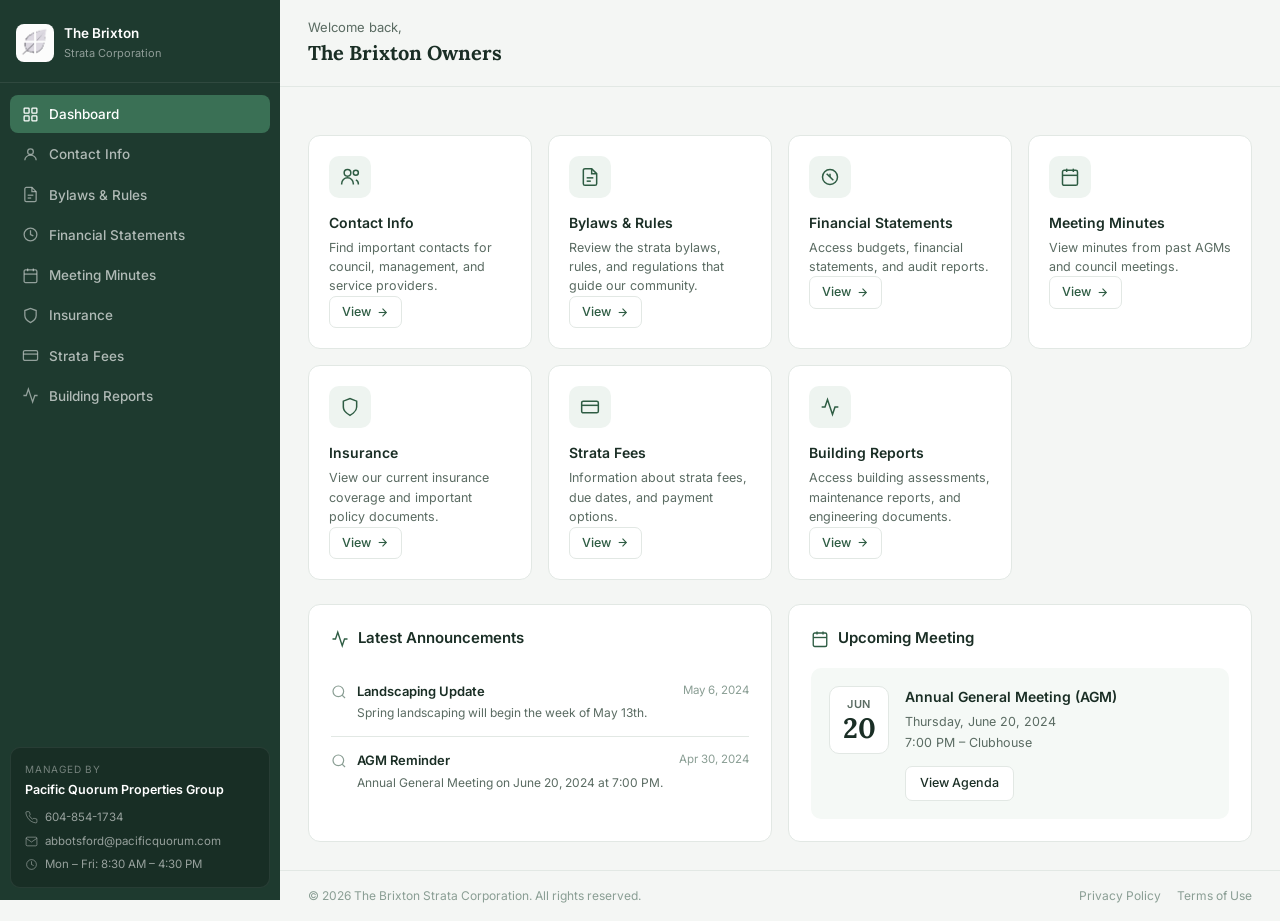
<file: index.html>
<!DOCTYPE html>
<html lang="en">
<head>
  <meta charset="UTF-8" />
  <meta name="viewport" content="width=device-width, initial-scale=1.0" />
  <title>The Brixton – Strata Owner Portal</title>
  <link rel="stylesheet" href="style.css" />
  <link rel="preconnect" href="https://fonts.googleapis.com" />
  <link rel="preconnect" href="https://fonts.gstatic.com" crossorigin />
  <link href="https://fonts.googleapis.com/css2?family=Inter:wght@400;500;600&family=Lora:wght@600&display=swap" rel="stylesheet" />
</head>
<body>

  <!-- ── SIDEBAR ─────────────────────────────── -->
  <aside class="sidebar">
    <div class="sidebar-brand">
      <div class="brand-icon"><img src="Logo.png" alt="The Brixton logo" /></div>
      <div class="brand-text">
        <span class="brand-name">The Brixton</span>
        <span class="brand-sub">Strata Corporation</span>
      </div>
    </div>

    <nav class="sidebar-nav">
      <a href="index.html" class="nav-item active">
        <svg viewBox="0 0 24 24" fill="none" stroke="currentColor" stroke-width="1.8"><rect x="3" y="3" width="7" height="7" rx="1"/><rect x="14" y="3" width="7" height="7" rx="1"/><rect x="3" y="14" width="7" height="7" rx="1"/><rect x="14" y="14" width="7" height="7" rx="1"/></svg>
        Dashboard
      </a>
      <a href="contact.html" class="nav-item">
        <svg viewBox="0 0 24 24" fill="none" stroke="currentColor" stroke-width="1.8"><circle cx="12" cy="8" r="4"/><path d="M4 20c0-4 3.6-7 8-7s8 3 8 7"/></svg>
        Contact Info
      </a>
      <a href="bylaws.html" class="nav-item">
        <svg viewBox="0 0 24 24" fill="none" stroke="currentColor" stroke-width="1.8"><path d="M14 2H6a2 2 0 0 0-2 2v16a2 2 0 0 0 2 2h12a2 2 0 0 0 2-2V8z"/><polyline points="14 2 14 8 20 8"/><line x1="8" y1="13" x2="16" y2="13"/><line x1="8" y1="17" x2="13" y2="17"/></svg>
        Bylaws &amp; Rules
      </a>
      <a href="financials.html" class="nav-item">
        <svg viewBox="0 0 24 24" fill="none" stroke="currentColor" stroke-width="1.8"><circle cx="12" cy="12" r="9"/><path d="M12 6v6l4 2"/></svg>
        Financial Statements
      </a>
      <a href="minutes.html" class="nav-item">
        <svg viewBox="0 0 24 24" fill="none" stroke="currentColor" stroke-width="1.8"><rect x="3" y="4" width="18" height="18" rx="2"/><line x1="16" y1="2" x2="16" y2="6"/><line x1="8" y1="2" x2="8" y2="6"/><line x1="3" y1="10" x2="21" y2="10"/></svg>
        Meeting Minutes
      </a>
      <a href="insurance.html" class="nav-item">
        <svg viewBox="0 0 24 24" fill="none" stroke="currentColor" stroke-width="1.8"><path d="M12 22s8-4 8-10V5l-8-3-8 3v7c0 6 8 10 8 10z"/></svg>
        Insurance
      </a>
      <a href="strata.html" class="nav-item">
        <svg viewBox="0 0 24 24" fill="none" stroke="currentColor" stroke-width="1.8"><rect x="2" y="5" width="20" height="14" rx="2"/><line x1="2" y1="10" x2="22" y2="10"/></svg>
        Strata Fees
      </a>
      <a href="reports.html" class="nav-item">
        <svg viewBox="0 0 24 24" fill="none" stroke="currentColor" stroke-width="1.8"><polyline points="22 12 18 12 15 21 9 3 6 12 2 12"/></svg>
        Building Reports
      </a>
    </nav>

    <div class="sidebar-manager">
      <p class="manager-label">Managed By</p>
      <p class="manager-name">Pacific Quorum Properties Group</p>
      <div class="manager-contact">
        <span>
          <svg viewBox="0 0 24 24" fill="none" stroke="currentColor" stroke-width="1.8"><path d="M22 16.92v3a2 2 0 0 1-2.18 2 19.79 19.79 0 0 1-8.63-3.07A19.5 19.5 0 0 1 4.69 12 19.79 19.79 0 0 1 1.61 3.38 2 2 0 0 1 3.6 1.21h3a2 2 0 0 1 2 1.72c.127.96.361 1.903.7 2.81a2 2 0 0 1-.45 2.11L7.91 8.82a16 16 0 0 0 6.29 6.29l.98-.98a2 2 0 0 1 2.11-.45c.907.339 1.85.573 2.81.7A2 2 0 0 1 22 16.92z"/></svg>
          604-854-1734
        </span>
        <span>
          <svg viewBox="0 0 24 24" fill="none" stroke="currentColor" stroke-width="1.8"><path d="M4 4h16c1.1 0 2 .9 2 2v12c0 1.1-.9 2-2 2H4c-1.1 0-2-.9-2-2V6c0-1.1.9-2 2-2z"/><polyline points="22,6 12,13 2,6"/></svg>
          abbotsford@pacificquorum.com
        </span>
        <span>
          <svg viewBox="0 0 24 24" fill="none" stroke="currentColor" stroke-width="1.8"><circle cx="12" cy="12" r="9"/><polyline points="12 6 12 12 16 14"/></svg>
          Mon – Fri: 8:30 AM – 4:30 PM
        </span>
      </div>
    </div>
  </aside>

  <!-- ── MAIN CONTENT ───────────────────────── -->
  <main class="main">

    <!-- Top bar -->
    <header class="topbar">
      <div class="topbar-welcome">
        <p class="topbar-greeting">Welcome back,</p>
        <h1 class="topbar-title">The Brixton Owners</h1>
      </div>
    </header>

    <!-- Hero -->
    <section class="hero">
      <img class="hero-image" src="Hero.jpg" alt="The Brixton building exterior" />
      <div class="hero-overlay">
        <p class="hero-eyebrow">Welcome to</p>
        <h2 class="hero-title">The Brixton</h2>
        <p class="hero-sub">Your central hub for important updates, documents, and community information.</p>
      </div>
    </section>

    <!-- Cards grid -->
    <section class="cards-grid">

      <a href="contact.html" class="card">
        <div class="card-icon">
          <svg viewBox="0 0 24 24" fill="none" stroke="currentColor" stroke-width="1.8"><circle cx="9" cy="7" r="4"/><path d="M2 21v-1a7 7 0 0 1 7-7h0a7 7 0 0 1 7 7v1"/><circle cx="19" cy="7" r="3"/><path d="M22 21v-1a5 5 0 0 0-3-4.6"/></svg>
        </div>
        <div class="card-body">
          <h3 class="card-title">Contact Info</h3>
          <p class="card-desc">Find important contacts for council, management, and service providers.</p>
          <span class="card-link">View <svg viewBox="0 0 24 24" fill="none" stroke="currentColor" stroke-width="2"><line x1="5" y1="12" x2="19" y2="12"/><polyline points="12 5 19 12 12 19"/></svg></span>
        </div>
      </a>

      <a href="bylaws.html" class="card">
        <div class="card-icon">
          <svg viewBox="0 0 24 24" fill="none" stroke="currentColor" stroke-width="1.8"><path d="M14 2H6a2 2 0 0 0-2 2v16a2 2 0 0 0 2 2h12a2 2 0 0 0 2-2V8z"/><polyline points="14 2 14 8 20 8"/><line x1="8" y1="13" x2="16" y2="13"/><line x1="8" y1="17" x2="13" y2="17"/></svg>
        </div>
        <div class="card-body">
          <h3 class="card-title">Bylaws &amp; Rules</h3>
          <p class="card-desc">Review the strata bylaws, rules, and regulations that guide our community.</p>
          <span class="card-link">View <svg viewBox="0 0 24 24" fill="none" stroke="currentColor" stroke-width="2"><line x1="5" y1="12" x2="19" y2="12"/><polyline points="12 5 19 12 12 19"/></svg></span>
        </div>
      </a>

      <a href="financials.html" class="card">
        <div class="card-icon">
          <svg viewBox="0 0 24 24" fill="none" stroke="currentColor" stroke-width="1.8"><circle cx="12" cy="12" r="9"/><line x1="12" y1="8" x2="12" y2="12"/><line x1="12" y1="16" x2="12.01" y2="16"/><path d="M9 12h.01M15 12h.01"/><line x1="8" y1="8" x2="16" y2="16"/></svg>
        </div>
        <div class="card-body">
          <h3 class="card-title">Financial Statements</h3>
          <p class="card-desc">Access budgets, financial statements, and audit reports.</p>
          <span class="card-link">View <svg viewBox="0 0 24 24" fill="none" stroke="currentColor" stroke-width="2"><line x1="5" y1="12" x2="19" y2="12"/><polyline points="12 5 19 12 12 19"/></svg></span>
        </div>
      </a>

      <a href="minutes.html" class="card">
        <div class="card-icon">
          <svg viewBox="0 0 24 24" fill="none" stroke="currentColor" stroke-width="1.8"><rect x="3" y="4" width="18" height="18" rx="2"/><line x1="16" y1="2" x2="16" y2="6"/><line x1="8" y1="2" x2="8" y2="6"/><line x1="3" y1="10" x2="21" y2="10"/></svg>
        </div>
        <div class="card-body">
          <h3 class="card-title">Meeting Minutes</h3>
          <p class="card-desc">View minutes from past AGMs and council meetings.</p>
          <span class="card-link">View <svg viewBox="0 0 24 24" fill="none" stroke="currentColor" stroke-width="2"><line x1="5" y1="12" x2="19" y2="12"/><polyline points="12 5 19 12 12 19"/></svg></span>
        </div>
      </a>

      <a href="insurance.html" class="card">
        <div class="card-icon">
          <svg viewBox="0 0 24 24" fill="none" stroke="currentColor" stroke-width="1.8"><path d="M12 22s8-4 8-10V5l-8-3-8 3v7c0 6 8 10 8 10z"/></svg>
        </div>
        <div class="card-body">
          <h3 class="card-title">Insurance</h3>
          <p class="card-desc">View our current insurance coverage and important policy documents.</p>
          <span class="card-link">View <svg viewBox="0 0 24 24" fill="none" stroke="currentColor" stroke-width="2"><line x1="5" y1="12" x2="19" y2="12"/><polyline points="12 5 19 12 12 19"/></svg></span>
        </div>
      </a>

      <a href="strata.html" class="card">
        <div class="card-icon">
          <svg viewBox="0 0 24 24" fill="none" stroke="currentColor" stroke-width="1.8"><rect x="2" y="5" width="20" height="14" rx="2"/><line x1="2" y1="10" x2="22" y2="10"/></svg>
        </div>
        <div class="card-body">
          <h3 class="card-title">Strata Fees</h3>
          <p class="card-desc">Information about strata fees, due dates, and payment options.</p>
          <span class="card-link">View <svg viewBox="0 0 24 24" fill="none" stroke="currentColor" stroke-width="2"><line x1="5" y1="12" x2="19" y2="12"/><polyline points="12 5 19 12 12 19"/></svg></span>
        </div>
      </a>

      <a href="reports.html" class="card">
        <div class="card-icon">
          <svg viewBox="0 0 24 24" fill="none" stroke="currentColor" stroke-width="1.8"><polyline points="22 12 18 12 15 21 9 3 6 12 2 12"/></svg>
        </div>
        <div class="card-body">
          <h3 class="card-title">Building Reports</h3>
          <p class="card-desc">Access building assessments, maintenance reports, and engineering documents.</p>
          <span class="card-link">View <svg viewBox="0 0 24 24" fill="none" stroke="currentColor" stroke-width="2"><line x1="5" y1="12" x2="19" y2="12"/><polyline points="12 5 19 12 12 19"/></svg></span>
        </div>
      </a>

    </section>

    <!-- Bottom panels -->
    <section class="panels">

      <div class="panel announcements">
        <div class="panel-header">
          <svg viewBox="0 0 24 24" fill="none" stroke="currentColor" stroke-width="1.8"><path d="M22 12h-4l-3 9L9 3l-3 9H2"/></svg>
          <h2>Latest Announcements</h2>
        </div>
        <ul class="announcement-list">
          <li class="announcement-item">
            <div class="announcement-left">
              <svg viewBox="0 0 24 24" fill="none" stroke="currentColor" stroke-width="1.8"><circle cx="11" cy="11" r="8"/><line x1="21" y1="21" x2="16.65" y2="16.65"/></svg>
              <div>
                <p class="announcement-title">Landscaping Update</p>
                <p class="announcement-desc">Spring landscaping will begin the week of May 13th.</p>
              </div>
            </div>
            <span class="announcement-date">May 6, 2024</span>
          </li>
          <li class="announcement-item">
            <div class="announcement-left">
              <svg viewBox="0 0 24 24" fill="none" stroke="currentColor" stroke-width="1.8"><circle cx="11" cy="11" r="8"/><line x1="21" y1="21" x2="16.65" y2="16.65"/></svg>
              <div>
                <p class="announcement-title">AGM Reminder</p>
                <p class="announcement-desc">Annual General Meeting on June 20, 2024 at 7:00 PM.</p>
              </div>
            </div>
            <span class="announcement-date">Apr 30, 2024</span>
          </li>
        </ul>
      </div>

      <div class="panel meeting">
        <div class="panel-header">
          <svg viewBox="0 0 24 24" fill="none" stroke="currentColor" stroke-width="1.8"><rect x="3" y="4" width="18" height="18" rx="2"/><line x1="16" y1="2" x2="16" y2="6"/><line x1="8" y1="2" x2="8" y2="6"/><line x1="3" y1="10" x2="21" y2="10"/></svg>
          <h2>Upcoming Meeting</h2>
        </div>
        <div class="meeting-card">
          <div class="meeting-date-block">
            <span class="meeting-month">JUN</span>
            <span class="meeting-day">20</span>
          </div>
          <div class="meeting-details">
            <p class="meeting-name">Annual General Meeting (AGM)</p>
            <p class="meeting-info">Thursday, June 20, 2024</p>
            <p class="meeting-info">7:00 PM – Clubhouse</p>
            <a href="#" class="agenda-btn">View Agenda</a>
          </div>
        </div>
      </div>

    </section>

    <!-- Footer -->
    <footer class="footer">
      <p>© 2026 The Brixton Strata Corporation. All rights reserved.</p>
      <div class="footer-links">
        <a href="#">Privacy Policy</a>
        <a href="#">Terms of Use</a>
      </div>
    </footer>

  </main>

</body>
</html>
</file>
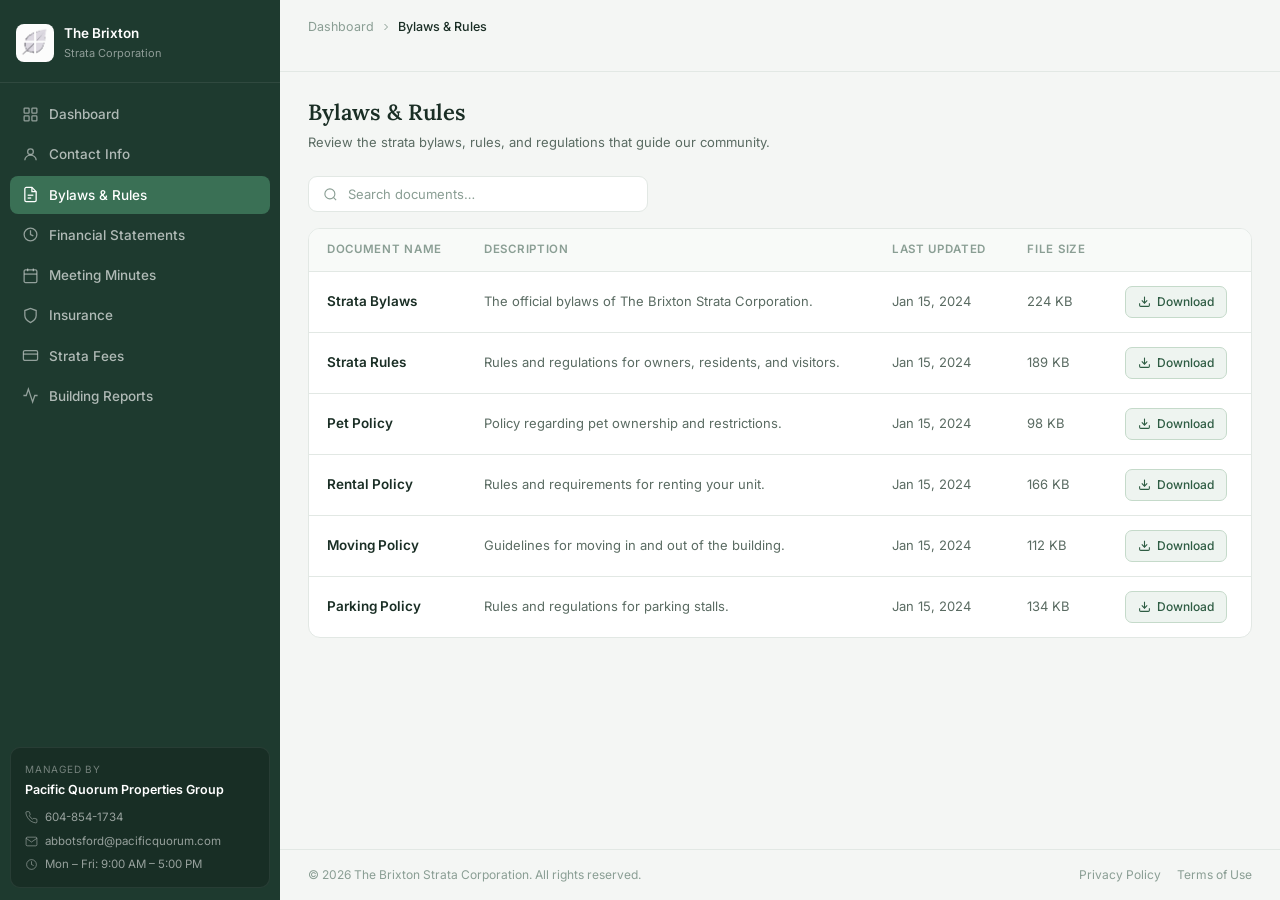
<file: bylaws.html>
<!DOCTYPE html>
<html lang="en">
<head>
  <meta charset="UTF-8" />
  <meta name="viewport" content="width=device-width, initial-scale=1.0" />
  <title>Bylaws & Rules – The Brixton</title>
  <link rel="stylesheet" href="style.css" />
  <link href="https://fonts.googleapis.com/css2?family=Inter:wght@400;500;600&family=Lora:wght@600&display=swap" rel="stylesheet" />
  <style>
    .page-header { padding: 24px 28px 0; }
    .breadcrumb { display: flex; align-items: center; gap: 6px; font-size: 12.5px; color: var(--text-muted); margin-bottom: 16px; }
    .breadcrumb a { color: var(--text-muted); transition: color 0.15s; }
    .breadcrumb a:hover { color: var(--text-primary); }
    .breadcrumb svg { width: 12px; height: 12px; stroke: var(--text-muted); }
    .breadcrumb span { color: var(--text-primary); font-weight: 500; }
    .page-title { font-family: var(--font-display); font-size: 22px; font-weight: 600; color: var(--text-primary); margin-bottom: 4px; }
    .page-desc { font-size: 13px; color: var(--text-secondary); }

    .content-area { padding: 24px 28px 28px; }

    .search-bar { display: flex; align-items: center; gap: 10px; background: var(--bg-card); border: 1px solid var(--border); border-radius: 9px; padding: 9px 14px; margin-bottom: 16px; max-width: 340px; }
    .search-bar svg { width: 15px; height: 15px; stroke: var(--text-muted); flex-shrink: 0; }
    .search-bar input { border: none; outline: none; background: transparent; font-size: 13px; color: var(--text-primary); width: 100%; font-family: var(--font-body); }
    .search-bar input::placeholder { color: var(--text-muted); }

    .doc-table { background: var(--bg-card); border: 1px solid var(--border); border-radius: 12px; overflow: hidden; width: 100%; }
    .doc-table table { width: 100%; border-collapse: collapse; }
    .doc-table thead tr { background: #f8faf8; border-bottom: 1px solid var(--border); }
    .doc-table th { padding: 12px 18px; text-align: left; font-size: 11.5px; font-weight: 600; color: var(--text-muted); text-transform: uppercase; letter-spacing: 0.06em; }
    .doc-table td { padding: 14px 18px; font-size: 13px; color: var(--text-secondary); border-bottom: 1px solid var(--border); vertical-align: middle; }
    .doc-table tbody tr:last-child td { border-bottom: none; }
    .doc-table tbody tr:hover { background: #f8faf8; }
    .doc-name { font-weight: 600; color: var(--text-primary); font-size: 13.5px; }
    .download-btn { display: inline-flex; align-items: center; gap: 6px; padding: 6px 12px; background: #eef4f0; border: 1px solid #c5daca; border-radius: 7px; font-size: 12px; font-weight: 500; color: var(--green-700); transition: background 0.15s; cursor: pointer; text-decoration: none; }
    .download-btn svg { width: 13px; height: 13px; stroke: var(--green-700); }
    .download-btn:hover { background: #d8ede0; }
  </style>
</head>
<body>
  <aside class="sidebar">
    <div class="sidebar-brand">
      <div class="brand-icon"><img src="Logo.png" alt="The Brixton logo" /></div>
      <div class="brand-text"><span class="brand-name">The Brixton</span><span class="brand-sub">Strata Corporation</span></div>
    </div>
    <nav class="sidebar-nav">
      <a href="index.html" class="nav-item"><svg viewBox="0 0 24 24" fill="none" stroke="currentColor" stroke-width="1.8"><rect x="3" y="3" width="7" height="7" rx="1"/><rect x="14" y="3" width="7" height="7" rx="1"/><rect x="3" y="14" width="7" height="7" rx="1"/><rect x="14" y="14" width="7" height="7" rx="1"/></svg>Dashboard</a>
      <a href="contact.html" class="nav-item"><svg viewBox="0 0 24 24" fill="none" stroke="currentColor" stroke-width="1.8"><circle cx="12" cy="8" r="4"/><path d="M4 20c0-4 3.6-7 8-7s8 3 8 7"/></svg>Contact Info</a>
      <a href="bylaws.html" class="nav-item active"><svg viewBox="0 0 24 24" fill="none" stroke="currentColor" stroke-width="1.8"><path d="M14 2H6a2 2 0 0 0-2 2v16a2 2 0 0 0 2 2h12a2 2 0 0 0 2-2V8z"/><polyline points="14 2 14 8 20 8"/><line x1="8" y1="13" x2="16" y2="13"/><line x1="8" y1="17" x2="13" y2="17"/></svg>Bylaws &amp; Rules</a>
      <a href="financials.html" class="nav-item"><svg viewBox="0 0 24 24" fill="none" stroke="currentColor" stroke-width="1.8"><circle cx="12" cy="12" r="9"/><path d="M12 6v6l4 2"/></svg>Financial Statements</a>
      <a href="minutes.html" class="nav-item"><svg viewBox="0 0 24 24" fill="none" stroke="currentColor" stroke-width="1.8"><rect x="3" y="4" width="18" height="18" rx="2"/><line x1="16" y1="2" x2="16" y2="6"/><line x1="8" y1="2" x2="8" y2="6"/><line x1="3" y1="10" x2="21" y2="10"/></svg>Meeting Minutes</a>
      <a href="insurance.html" class="nav-item"><svg viewBox="0 0 24 24" fill="none" stroke="currentColor" stroke-width="1.8"><path d="M12 22s8-4 8-10V5l-8-3-8 3v7c0 6 8 10 8 10z"/></svg>Insurance</a>
      <a href="strata.html" class="nav-item"><svg viewBox="0 0 24 24" fill="none" stroke="currentColor" stroke-width="1.8"><rect x="2" y="5" width="20" height="14" rx="2"/><line x1="2" y1="10" x2="22" y2="10"/></svg>Strata Fees</a>
      <a href="reports.html" class="nav-item"><svg viewBox="0 0 24 24" fill="none" stroke="currentColor" stroke-width="1.8"><polyline points="22 12 18 12 15 21 9 3 6 12 2 12"/></svg>Building Reports</a>
    </nav>
    <div class="sidebar-manager">
      <p class="manager-label">Managed By</p>
      <p class="manager-name">Pacific Quorum Properties Group</p>
      <div class="manager-contact">
        <span><svg viewBox="0 0 24 24" fill="none" stroke="currentColor" stroke-width="1.8"><path d="M22 16.92v3a2 2 0 0 1-2.18 2 19.79 19.79 0 0 1-8.63-3.07A19.5 19.5 0 0 1 4.69 12 19.79 19.79 0 0 1 1.61 3.38 2 2 0 0 1 3.6 1.21h3a2 2 0 0 1 2 1.72c.127.96.361 1.903.7 2.81a2 2 0 0 1-.45 2.11L7.91 8.82a16 16 0 0 0 6.29 6.29l.98-.98a2 2 0 0 1 2.11-.45c.907.339 1.85.573 2.81.7A2 2 0 0 1 22 16.92z"/></svg>604-854-1734</span>
        <span><svg viewBox="0 0 24 24" fill="none" stroke="currentColor" stroke-width="1.8"><path d="M4 4h16c1.1 0 2 .9 2 2v12c0 1.1-.9 2-2 2H4c-1.1 0-2-.9-2-2V6c0-1.1.9-2 2-2z"/><polyline points="22,6 12,13 2,6"/></svg>abbotsford@pacificquorum.com</span>
        <span><svg viewBox="0 0 24 24" fill="none" stroke="currentColor" stroke-width="1.8"><circle cx="12" cy="12" r="9"/><polyline points="12 6 12 12 16 14"/></svg>Mon – Fri: 9:00 AM – 5:00 PM</span>
      </div>
    </div>
  </aside>

  <main class="main">
    <header class="topbar">
      <div class="topbar-welcome">
        <div class="breadcrumb">
          <a href="index.html">Dashboard</a>
          <svg viewBox="0 0 24 24" fill="none" stroke="currentColor" stroke-width="2"><polyline points="9 18 15 12 9 6"/></svg>
          <span>Bylaws &amp; Rules</span>
        </div>
      </div>
    </header>

    <div class="page-header">
      <h1 class="page-title">Bylaws &amp; Rules</h1>
      <p class="page-desc">Review the strata bylaws, rules, and regulations that guide our community.</p>
    </div>

    <div class="content-area">
      <div class="search-bar">
        <svg viewBox="0 0 24 24" fill="none" stroke="currentColor" stroke-width="1.8"><circle cx="11" cy="11" r="8"/><line x1="21" y1="21" x2="16.65" y2="16.65"/></svg>
        <input type="text" placeholder="Search documents…" />
      </div>

      <div class="doc-table">
        <table>
          <thead>
            <tr>
              <th>Document Name</th>
              <th>Description</th>
              <th>Last Updated</th>
              <th>File Size</th>
              <th></th>
            </tr>
          </thead>
          <tbody>
            <tr><td><span class="doc-name">Strata Bylaws</span></td><td>The official bylaws of The Brixton Strata Corporation.</td><td>Jan 15, 2024</td><td>224 KB</td><td><a href="documents/bylaws-and-rules/strata-bylaws.pdf" class="download-btn" download><svg viewBox="0 0 24 24" fill="none" stroke="currentColor" stroke-width="2"><path d="M21 15v4a2 2 0 0 1-2 2H5a2 2 0 0 1-2-2v-4"/><polyline points="7 10 12 15 17 10"/><line x1="12" y1="15" x2="12" y2="3"/></svg>Download</a></td></tr>
            <tr><td><span class="doc-name">Strata Rules</span></td><td>Rules and regulations for owners, residents, and visitors.</td><td>Jan 15, 2024</td><td>189 KB</td><td><a href="documents/bylaws-and-rules/strata-rules.pdf" class="download-btn" download><svg viewBox="0 0 24 24" fill="none" stroke="currentColor" stroke-width="2"><path d="M21 15v4a2 2 0 0 1-2 2H5a2 2 0 0 1-2-2v-4"/><polyline points="7 10 12 15 17 10"/><line x1="12" y1="15" x2="12" y2="3"/></svg>Download</a></td></tr>
            <tr><td><span class="doc-name">Pet Policy</span></td><td>Policy regarding pet ownership and restrictions.</td><td>Jan 15, 2024</td><td>98 KB</td><td><a href="documents/bylaws-and-rules/pet-policy.pdf" class="download-btn" download><svg viewBox="0 0 24 24" fill="none" stroke="currentColor" stroke-width="2"><path d="M21 15v4a2 2 0 0 1-2 2H5a2 2 0 0 1-2-2v-4"/><polyline points="7 10 12 15 17 10"/><line x1="12" y1="15" x2="12" y2="3"/></svg>Download</a></td></tr>
            <tr><td><span class="doc-name">Rental Policy</span></td><td>Rules and requirements for renting your unit.</td><td>Jan 15, 2024</td><td>166 KB</td><td><a href="documents/bylaws-and-rules/rental-policy.pdf" class="download-btn" download><svg viewBox="0 0 24 24" fill="none" stroke="currentColor" stroke-width="2"><path d="M21 15v4a2 2 0 0 1-2 2H5a2 2 0 0 1-2-2v-4"/><polyline points="7 10 12 15 17 10"/><line x1="12" y1="15" x2="12" y2="3"/></svg>Download</a></td></tr>
            <tr><td><span class="doc-name">Moving Policy</span></td><td>Guidelines for moving in and out of the building.</td><td>Jan 15, 2024</td><td>112 KB</td><td><a href="documents/bylaws-and-rules/moving-policy.pdf" class="download-btn" download><svg viewBox="0 0 24 24" fill="none" stroke="currentColor" stroke-width="2"><path d="M21 15v4a2 2 0 0 1-2 2H5a2 2 0 0 1-2-2v-4"/><polyline points="7 10 12 15 17 10"/><line x1="12" y1="15" x2="12" y2="3"/></svg>Download</a></td></tr>
            <tr><td><span class="doc-name">Parking Policy</span></td><td>Rules and regulations for parking stalls.</td><td>Jan 15, 2024</td><td>134 KB</td><td><a href="documents/bylaws-and-rules/parking-policy.pdf" class="download-btn" download><svg viewBox="0 0 24 24" fill="none" stroke="currentColor" stroke-width="2"><path d="M21 15v4a2 2 0 0 1-2 2H5a2 2 0 0 1-2-2v-4"/><polyline points="7 10 12 15 17 10"/><line x1="12" y1="15" x2="12" y2="3"/></svg>Download</a></td></tr>
          </tbody>
        </table>
      </div>
    </div>

    <footer class="footer">
      <p>© 2026 The Brixton Strata Corporation. All rights reserved.</p>
      <div class="footer-links"><a href="#">Privacy Policy</a><a href="#">Terms of Use</a></div>
    </footer>
  </main>
</body>
</html>
</file>
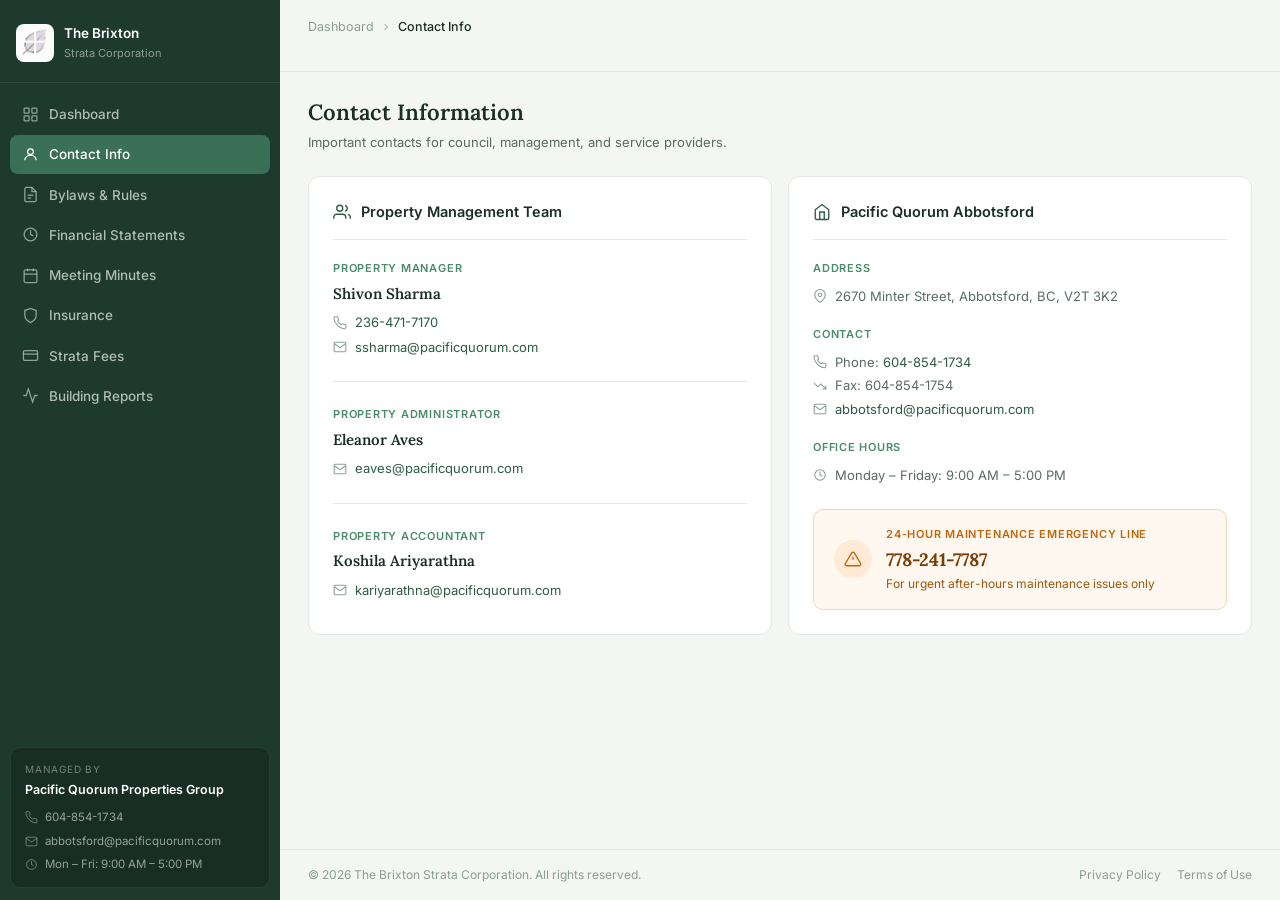
<file: contact.html>
<!DOCTYPE html>
<html lang="en">
<head>
  <meta charset="UTF-8" />
  <meta name="viewport" content="width=device-width, initial-scale=1.0" />
  <title>Contact Info – The Brixton</title>
  <link rel="stylesheet" href="style.css" />
  <link rel="preconnect" href="https://fonts.googleapis.com" />
  <link rel="preconnect" href="https://fonts.gstatic.com" crossorigin />
  <link href="https://fonts.googleapis.com/css2?family=Inter:wght@400;500;600&family=Lora:wght@600&display=swap" rel="stylesheet" />
  <style>
    /* ── CONTACT PAGE STYLES ── */
    .page-header {
      padding: 24px 28px 0;
    }
    .breadcrumb {
      display: flex;
      align-items: center;
      gap: 6px;
      font-size: 12.5px;
      color: var(--text-muted);
      margin-bottom: 16px;
    }
    .breadcrumb a { color: var(--text-muted); transition: color 0.15s; }
    .breadcrumb a:hover { color: var(--text-primary); }
    .breadcrumb svg { width: 12px; height: 12px; stroke: var(--text-muted); }
    .breadcrumb span { color: var(--text-primary); font-weight: 500; }

    .page-title {
      font-family: var(--font-display);
      font-size: 22px;
      font-weight: 600;
      color: var(--text-primary);
      margin-bottom: 4px;
    }
    .page-desc {
      font-size: 13px;
      color: var(--text-secondary);
      margin-bottom: 0;
    }

    /* ── CONTACT GRID ── */
    .contact-grid {
      display: grid;
      grid-template-columns: 1fr 1fr;
      gap: 16px;
      padding: 24px 28px 28px;
    }

    .contact-card {
      background: var(--bg-card);
      border: 1px solid var(--border);
      border-radius: 12px;
      padding: 24px;
    }

    .contact-card.full-width {
      grid-column: 1 / -1;
    }

    .contact-card-header {
      display: flex;
      align-items: center;
      gap: 10px;
      margin-bottom: 20px;
      padding-bottom: 16px;
      border-bottom: 1px solid var(--border);
    }

    .contact-card-header svg {
      width: 18px;
      height: 18px;
      stroke: var(--green-700);
    }

    .contact-card-header h2 {
      font-size: 14.5px;
      font-weight: 600;
      color: var(--text-primary);
    }

    /* Staff entries */
    .staff-list {
      display: flex;
      flex-direction: column;
      gap: 20px;
    }

    .staff-entry {
      display: flex;
      flex-direction: column;
      gap: 6px;
    }

    .staff-role {
      font-size: 11px;
      font-weight: 600;
      text-transform: uppercase;
      letter-spacing: 0.07em;
      color: var(--green-accent);
    }

    .staff-name {
      font-size: 15px;
      font-weight: 600;
      color: var(--text-primary);
      font-family: var(--font-display);
    }

    .staff-contacts {
      display: flex;
      flex-direction: column;
      gap: 5px;
      margin-top: 2px;
    }

    .contact-row {
      display: flex;
      align-items: center;
      gap: 8px;
      font-size: 13px;
      color: var(--text-secondary);
    }

    .contact-row svg {
      width: 14px;
      height: 14px;
      stroke: var(--text-muted);
      flex-shrink: 0;
    }

    .contact-row a {
      color: var(--green-700);
      transition: color 0.15s;
    }
    .contact-row a:hover { color: var(--green-900); text-decoration: underline; }

    .staff-divider {
      border: none;
      border-top: 1px solid var(--border);
      margin: 4px 0;
    }

    /* Office info card */
    .office-grid {
      display: grid;
      grid-template-columns: 1fr 1fr 1fr;
      gap: 24px;
    }

    .office-section h3 {
      font-size: 11px;
      font-weight: 600;
      text-transform: uppercase;
      letter-spacing: 0.07em;
      color: var(--green-accent);
      margin-bottom: 10px;
    }

    .office-section .contact-row {
      margin-bottom: 4px;
    }

    /* Emergency banner */
    .emergency-banner {
      display: flex;
      align-items: center;
      gap: 14px;
      background: #fff8f0;
      border: 1px solid #f5d6b0;
      border-radius: 10px;
      padding: 16px 20px;
      margin-top: 20px;
    }

    .emergency-icon {
      width: 38px;
      height: 38px;
      background: #feead5;
      border-radius: 50%;
      display: flex;
      align-items: center;
      justify-content: center;
      flex-shrink: 0;
    }

    .emergency-icon svg {
      width: 18px;
      height: 18px;
      stroke: #c2660a;
    }

    .emergency-label {
      font-size: 11px;
      font-weight: 600;
      text-transform: uppercase;
      letter-spacing: 0.07em;
      color: #c2660a;
      margin-bottom: 3px;
    }

    .emergency-number {
      font-size: 18px;
      font-weight: 700;
      color: #7a3d05;
      font-family: var(--font-display);
    }

    .emergency-note {
      font-size: 12px;
      color: #a0560d;
      margin-top: 2px;
    }

    @media (max-width: 900px) {
      .contact-grid { grid-template-columns: 1fr; }
      .office-grid { grid-template-columns: 1fr 1fr; }
    }

    @media (max-width: 600px) {
      .contact-grid { padding: 16px; }
      .office-grid { grid-template-columns: 1fr; }
    }
  </style>
</head>
<body>

  <!-- ── SIDEBAR ─────────────────────────────── -->
  <aside class="sidebar">
    <div class="sidebar-brand">
      <div class="brand-icon"><img src="Logo.png" alt="The Brixton logo" /></div>
      <div class="brand-text">
        <span class="brand-name">The Brixton</span>
        <span class="brand-sub">Strata Corporation</span>
      </div>
    </div>

    <nav class="sidebar-nav">
      <a href="index.html" class="nav-item">
        <svg viewBox="0 0 24 24" fill="none" stroke="currentColor" stroke-width="1.8"><rect x="3" y="3" width="7" height="7" rx="1"/><rect x="14" y="3" width="7" height="7" rx="1"/><rect x="3" y="14" width="7" height="7" rx="1"/><rect x="14" y="14" width="7" height="7" rx="1"/></svg>
        Dashboard
      </a>
      <a href="contact.html" class="nav-item active">
        <svg viewBox="0 0 24 24" fill="none" stroke="currentColor" stroke-width="1.8"><circle cx="12" cy="8" r="4"/><path d="M4 20c0-4 3.6-7 8-7s8 3 8 7"/></svg>
        Contact Info
      </a>
      <a href="bylaws.html" class="nav-item">
        <svg viewBox="0 0 24 24" fill="none" stroke="currentColor" stroke-width="1.8"><path d="M14 2H6a2 2 0 0 0-2 2v16a2 2 0 0 0 2 2h12a2 2 0 0 0 2-2V8z"/><polyline points="14 2 14 8 20 8"/><line x1="8" y1="13" x2="16" y2="13"/><line x1="8" y1="17" x2="13" y2="17"/></svg>
        Bylaws &amp; Rules
      </a>
      <a href="financials.html" class="nav-item">
        <svg viewBox="0 0 24 24" fill="none" stroke="currentColor" stroke-width="1.8"><circle cx="12" cy="12" r="9"/><path d="M12 6v6l4 2"/></svg>
        Financial Statements
      </a>
      <a href="minutes.html" class="nav-item">
        <svg viewBox="0 0 24 24" fill="none" stroke="currentColor" stroke-width="1.8"><rect x="3" y="4" width="18" height="18" rx="2"/><line x1="16" y1="2" x2="16" y2="6"/><line x1="8" y1="2" x2="8" y2="6"/><line x1="3" y1="10" x2="21" y2="10"/></svg>
        Meeting Minutes
      </a>
      <a href="insurance.html" class="nav-item">
        <svg viewBox="0 0 24 24" fill="none" stroke="currentColor" stroke-width="1.8"><path d="M12 22s8-4 8-10V5l-8-3-8 3v7c0 6 8 10 8 10z"/></svg>
        Insurance
      </a>
      <a href="strata.html" class="nav-item">
        <svg viewBox="0 0 24 24" fill="none" stroke="currentColor" stroke-width="1.8"><rect x="2" y="5" width="20" height="14" rx="2"/><line x1="2" y1="10" x2="22" y2="10"/></svg>
        Strata Fees
      </a>
      <a href="reports.html" class="nav-item">
        <svg viewBox="0 0 24 24" fill="none" stroke="currentColor" stroke-width="1.8"><polyline points="22 12 18 12 15 21 9 3 6 12 2 12"/></svg>
        Building Reports
      </a>
    </nav>

    <div class="sidebar-manager">
      <p class="manager-label">Managed By</p>
      <p class="manager-name">Pacific Quorum Properties Group</p>
      <div class="manager-contact">
        <span>
          <svg viewBox="0 0 24 24" fill="none" stroke="currentColor" stroke-width="1.8"><path d="M22 16.92v3a2 2 0 0 1-2.18 2 19.79 19.79 0 0 1-8.63-3.07A19.5 19.5 0 0 1 4.69 12 19.79 19.79 0 0 1 1.61 3.38 2 2 0 0 1 3.6 1.21h3a2 2 0 0 1 2 1.72c.127.96.361 1.903.7 2.81a2 2 0 0 1-.45 2.11L7.91 8.82a16 16 0 0 0 6.29 6.29l.98-.98a2 2 0 0 1 2.11-.45c.907.339 1.85.573 2.81.7A2 2 0 0 1 22 16.92z"/></svg>
          604-854-1734
        </span>
        <span>
          <svg viewBox="0 0 24 24" fill="none" stroke="currentColor" stroke-width="1.8"><path d="M4 4h16c1.1 0 2 .9 2 2v12c0 1.1-.9 2-2 2H4c-1.1 0-2-.9-2-2V6c0-1.1.9-2 2-2z"/><polyline points="22,6 12,13 2,6"/></svg>
          abbotsford@pacificquorum.com
        </span>
        <span>
          <svg viewBox="0 0 24 24" fill="none" stroke="currentColor" stroke-width="1.8"><circle cx="12" cy="12" r="9"/><polyline points="12 6 12 12 16 14"/></svg>
          Mon – Fri: 9:00 AM – 5:00 PM
        </span>
      </div>
    </div>
  </aside>

  <!-- ── MAIN ───────────────────────────────── -->
  <main class="main">

    <header class="topbar">
      <div class="topbar-welcome">
        <div class="breadcrumb">
          <a href="index.html">Dashboard</a>
          <svg viewBox="0 0 24 24" fill="none" stroke="currentColor" stroke-width="2"><polyline points="9 18 15 12 9 6"/></svg>
          <span>Contact Info</span>
        </div>
      </div>
    </header>

    <div class="page-header">
      <h1 class="page-title">Contact Information</h1>
      <p class="page-desc">Important contacts for council, management, and service providers.</p>
    </div>

    <div class="contact-grid">

      <!-- Property Management Team -->
      <div class="contact-card">
        <div class="contact-card-header">
          <svg viewBox="0 0 24 24" fill="none" stroke="currentColor" stroke-width="1.8"><path d="M17 21v-2a4 4 0 0 0-4-4H5a4 4 0 0 0-4 4v2"/><circle cx="9" cy="7" r="4"/><path d="M23 21v-2a4 4 0 0 0-3-3.87"/><path d="M16 3.13a4 4 0 0 1 0 7.75"/></svg>
          <h2>Property Management Team</h2>
        </div>

        <div class="staff-list">
          <div class="staff-entry">
            <span class="staff-role">Property Manager</span>
            <span class="staff-name">Shivon Sharma</span>
            <div class="staff-contacts">
              <div class="contact-row">
                <svg viewBox="0 0 24 24" fill="none" stroke="currentColor" stroke-width="1.8"><path d="M22 16.92v3a2 2 0 0 1-2.18 2 19.79 19.79 0 0 1-8.63-3.07A19.5 19.5 0 0 1 4.69 12 19.79 19.79 0 0 1 1.61 3.38 2 2 0 0 1 3.6 1.21h3a2 2 0 0 1 2 1.72c.127.96.361 1.903.7 2.81a2 2 0 0 1-.45 2.11L7.91 8.82a16 16 0 0 0 6.29 6.29l.98-.98a2 2 0 0 1 2.11-.45c.907.339 1.85.573 2.81.7A2 2 0 0 1 22 16.92z"/></svg>
                <a href="tel:2364717170">236-471-7170</a>
              </div>
              <div class="contact-row">
                <svg viewBox="0 0 24 24" fill="none" stroke="currentColor" stroke-width="1.8"><path d="M4 4h16c1.1 0 2 .9 2 2v12c0 1.1-.9 2-2 2H4c-1.1 0-2-.9-2-2V6c0-1.1.9-2 2-2z"/><polyline points="22,6 12,13 2,6"/></svg>
                <a href="mailto:ssharma@pacificquorum.com">ssharma@pacificquorum.com</a>
              </div>
            </div>
          </div>

          <hr class="staff-divider" />

          <div class="staff-entry">
            <span class="staff-role">Property Administrator</span>
            <span class="staff-name">Eleanor Aves</span>
            <div class="staff-contacts">
              <div class="contact-row">
                <svg viewBox="0 0 24 24" fill="none" stroke="currentColor" stroke-width="1.8"><path d="M4 4h16c1.1 0 2 .9 2 2v12c0 1.1-.9 2-2 2H4c-1.1 0-2-.9-2-2V6c0-1.1.9-2 2-2z"/><polyline points="22,6 12,13 2,6"/></svg>
                <a href="mailto:eaves@pacificquorum.com">eaves@pacificquorum.com</a>
              </div>
            </div>
          </div>

          <hr class="staff-divider" />

          <div class="staff-entry">
            <span class="staff-role">Property Accountant</span>
            <span class="staff-name">Koshila Ariyarathna</span>
            <div class="staff-contacts">
              <div class="contact-row">
                <svg viewBox="0 0 24 24" fill="none" stroke="currentColor" stroke-width="1.8"><path d="M4 4h16c1.1 0 2 .9 2 2v12c0 1.1-.9 2-2 2H4c-1.1 0-2-.9-2-2V6c0-1.1.9-2 2-2z"/><polyline points="22,6 12,13 2,6"/></svg>
                <a href="mailto:kariyarathna@pacificquorum.com">kariyarathna@pacificquorum.com</a>
              </div>
            </div>
          </div>
        </div>
      </div>

      <!-- Office Information -->
      <div class="contact-card">
        <div class="contact-card-header">
          <svg viewBox="0 0 24 24" fill="none" stroke="currentColor" stroke-width="1.8"><path d="M3 9l9-7 9 7v11a2 2 0 0 1-2 2H5a2 2 0 0 1-2-2z"/><polyline points="9 22 9 12 15 12 15 22"/></svg>
          <h2>Pacific Quorum Abbotsford</h2>
        </div>

        <div class="office-grid" style="grid-template-columns: 1fr; gap: 16px;">

          <div class="office-section">
            <h3>Address</h3>
            <div class="contact-row">
              <svg viewBox="0 0 24 24" fill="none" stroke="currentColor" stroke-width="1.8"><path d="M21 10c0 7-9 13-9 13s-9-6-9-13a9 9 0 0 1 18 0z"/><circle cx="12" cy="10" r="3"/></svg>
              <span>2670 Minter Street, Abbotsford, BC, V2T 3K2</span>
            </div>
          </div>

          <div class="office-section">
            <h3>Contact</h3>
            <div class="contact-row">
              <svg viewBox="0 0 24 24" fill="none" stroke="currentColor" stroke-width="1.8"><path d="M22 16.92v3a2 2 0 0 1-2.18 2 19.79 19.79 0 0 1-8.63-3.07A19.5 19.5 0 0 1 4.69 12 19.79 19.79 0 0 1 1.61 3.38 2 2 0 0 1 3.6 1.21h3a2 2 0 0 1 2 1.72c.127.96.361 1.903.7 2.81a2 2 0 0 1-.45 2.11L7.91 8.82a16 16 0 0 0 6.29 6.29l.98-.98a2 2 0 0 1 2.11-.45c.907.339 1.85.573 2.81.7A2 2 0 0 1 22 16.92z"/></svg>
              <span>Phone: <a href="tel:6048541734">604-854-1734</a></span>
            </div>
            <div class="contact-row" style="margin-top:4px;">
              <svg viewBox="0 0 24 24" fill="none" stroke="currentColor" stroke-width="1.8"><polyline points="22 17 13.5 8.5 8.5 13.5 2 7"/><polyline points="16 17 22 17 22 11"/></svg>
              <span>Fax: 604-854-1754</span>
            </div>
            <div class="contact-row" style="margin-top:4px;">
              <svg viewBox="0 0 24 24" fill="none" stroke="currentColor" stroke-width="1.8"><path d="M4 4h16c1.1 0 2 .9 2 2v12c0 1.1-.9 2-2 2H4c-1.1 0-2-.9-2-2V6c0-1.1.9-2 2-2z"/><polyline points="22,6 12,13 2,6"/></svg>
              <a href="mailto:abbotsford@pacificquorum.com">abbotsford@pacificquorum.com</a>
            </div>
          </div>

          <div class="office-section">
            <h3>Office Hours</h3>
            <div class="contact-row">
              <svg viewBox="0 0 24 24" fill="none" stroke="currentColor" stroke-width="1.8"><circle cx="12" cy="12" r="9"/><polyline points="12 6 12 12 16 14"/></svg>
              <span>Monday – Friday: 9:00 AM – 5:00 PM</span>
            </div>
          </div>

        </div>

        <!-- Emergency Banner -->
        <div class="emergency-banner">
          <div class="emergency-icon">
            <svg viewBox="0 0 24 24" fill="none" stroke="currentColor" stroke-width="1.8"><path d="M10.29 3.86L1.82 18a2 2 0 0 0 1.71 3h16.94a2 2 0 0 0 1.71-3L13.71 3.86a2 2 0 0 0-3.42 0z"/><line x1="12" y1="9" x2="12" y2="13"/><line x1="12" y1="17" x2="12.01" y2="17"/></svg>
          </div>
          <div>
            <p class="emergency-label">24-Hour Maintenance Emergency Line</p>
            <p class="emergency-number"><a href="tel:7782417787" style="color:inherit;">778-241-7787</a></p>
            <p class="emergency-note">For urgent after-hours maintenance issues only</p>
          </div>
        </div>
      </div>

    </div>

    <footer class="footer">
      <p>© 2026 The Brixton Strata Corporation. All rights reserved.</p>
      <div class="footer-links">
        <a href="#">Privacy Policy</a>
        <a href="#">Terms of Use</a>
      </div>
    </footer>

  </main>

</body>
</html>
</file>
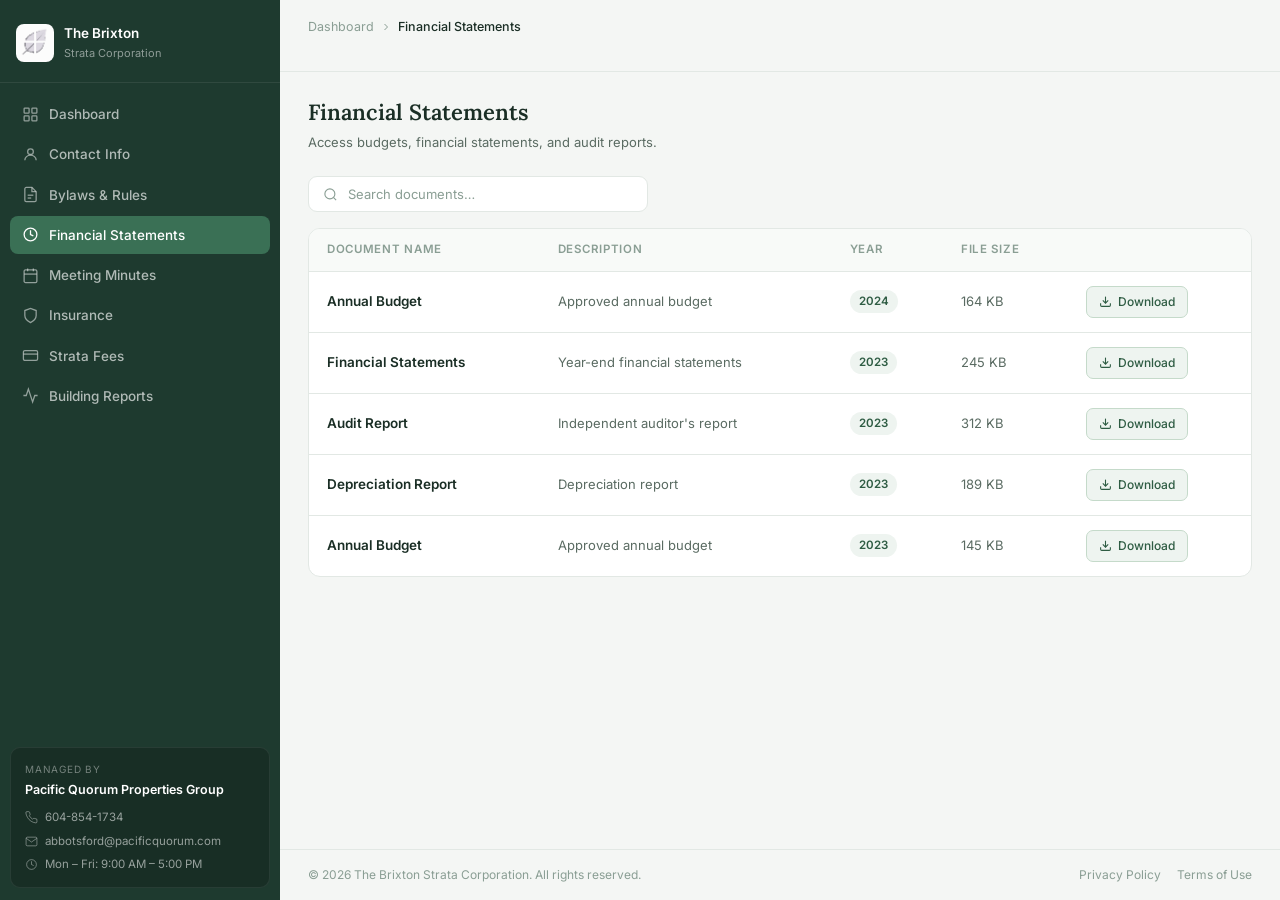
<file: financials.html>
<!DOCTYPE html>
<html lang="en">
<head>
  <meta charset="UTF-8" />
  <meta name="viewport" content="width=device-width, initial-scale=1.0" />
  <title>Financial Statements – The Brixton</title>
  <link rel="stylesheet" href="style.css" />
  <link href="https://fonts.googleapis.com/css2?family=Inter:wght@400;500;600&family=Lora:wght@600&display=swap" rel="stylesheet" />
  <style>
    .page-header { padding: 24px 28px 0; }
    .breadcrumb { display: flex; align-items: center; gap: 6px; font-size: 12.5px; color: var(--text-muted); margin-bottom: 16px; }
    .breadcrumb a { color: var(--text-muted); transition: color 0.15s; }
    .breadcrumb a:hover { color: var(--text-primary); }
    .breadcrumb svg { width: 12px; height: 12px; stroke: var(--text-muted); }
    .breadcrumb span { color: var(--text-primary); font-weight: 500; }
    .page-title { font-family: var(--font-display); font-size: 22px; font-weight: 600; color: var(--text-primary); margin-bottom: 4px; }
    .page-desc { font-size: 13px; color: var(--text-secondary); }
    .content-area { padding: 24px 28px 28px; }
    .search-bar { display: flex; align-items: center; gap: 10px; background: var(--bg-card); border: 1px solid var(--border); border-radius: 9px; padding: 9px 14px; margin-bottom: 16px; max-width: 340px; }
    .search-bar svg { width: 15px; height: 15px; stroke: var(--text-muted); flex-shrink: 0; }
    .search-bar input { border: none; outline: none; background: transparent; font-size: 13px; color: var(--text-primary); width: 100%; font-family: var(--font-body); }
    .search-bar input::placeholder { color: var(--text-muted); }
    .doc-table { background: var(--bg-card); border: 1px solid var(--border); border-radius: 12px; overflow: hidden; width: 100%; }
    .doc-table table { width: 100%; border-collapse: collapse; }
    .doc-table thead tr { background: #f8faf8; border-bottom: 1px solid var(--border); }
    .doc-table th { padding: 12px 18px; text-align: left; font-size: 11.5px; font-weight: 600; color: var(--text-muted); text-transform: uppercase; letter-spacing: 0.06em; }
    .doc-table td { padding: 14px 18px; font-size: 13px; color: var(--text-secondary); border-bottom: 1px solid var(--border); vertical-align: middle; }
    .doc-table tbody tr:last-child td { border-bottom: none; }
    .doc-table tbody tr:hover { background: #f8faf8; }
    .doc-name { font-weight: 600; color: var(--text-primary); font-size: 13.5px; }
    .year-badge { display: inline-block; padding: 3px 9px; background: #eef4f0; border-radius: 20px; font-size: 11.5px; font-weight: 600; color: var(--green-700); }
    .download-btn { display: inline-flex; align-items: center; gap: 6px; padding: 6px 12px; background: #eef4f0; border: 1px solid #c5daca; border-radius: 7px; font-size: 12px; font-weight: 500; color: var(--green-700); transition: background 0.15s; cursor: pointer; text-decoration: none; }
    .download-btn svg { width: 13px; height: 13px; stroke: var(--green-700); }
    .download-btn:hover { background: #d8ede0; }
  </style>
</head>
<body>
  <aside class="sidebar">
    <div class="sidebar-brand">
      <div class="brand-icon"><img src="Logo.png" alt="The Brixton logo" /></div>
      <div class="brand-text"><span class="brand-name">The Brixton</span><span class="brand-sub">Strata Corporation</span></div>
    </div>
    <nav class="sidebar-nav">
      <a href="index.html" class="nav-item"><svg viewBox="0 0 24 24" fill="none" stroke="currentColor" stroke-width="1.8"><rect x="3" y="3" width="7" height="7" rx="1"/><rect x="14" y="3" width="7" height="7" rx="1"/><rect x="3" y="14" width="7" height="7" rx="1"/><rect x="14" y="14" width="7" height="7" rx="1"/></svg>Dashboard</a>
      <a href="contact.html" class="nav-item"><svg viewBox="0 0 24 24" fill="none" stroke="currentColor" stroke-width="1.8"><circle cx="12" cy="8" r="4"/><path d="M4 20c0-4 3.6-7 8-7s8 3 8 7"/></svg>Contact Info</a>
      <a href="bylaws.html" class="nav-item"><svg viewBox="0 0 24 24" fill="none" stroke="currentColor" stroke-width="1.8"><path d="M14 2H6a2 2 0 0 0-2 2v16a2 2 0 0 0 2 2h12a2 2 0 0 0 2-2V8z"/><polyline points="14 2 14 8 20 8"/><line x1="8" y1="13" x2="16" y2="13"/><line x1="8" y1="17" x2="13" y2="17"/></svg>Bylaws &amp; Rules</a>
      <a href="financials.html" class="nav-item active"><svg viewBox="0 0 24 24" fill="none" stroke="currentColor" stroke-width="1.8"><circle cx="12" cy="12" r="9"/><path d="M12 6v6l4 2"/></svg>Financial Statements</a>
      <a href="minutes.html" class="nav-item"><svg viewBox="0 0 24 24" fill="none" stroke="currentColor" stroke-width="1.8"><rect x="3" y="4" width="18" height="18" rx="2"/><line x1="16" y1="2" x2="16" y2="6"/><line x1="8" y1="2" x2="8" y2="6"/><line x1="3" y1="10" x2="21" y2="10"/></svg>Meeting Minutes</a>
      <a href="insurance.html" class="nav-item"><svg viewBox="0 0 24 24" fill="none" stroke="currentColor" stroke-width="1.8"><path d="M12 22s8-4 8-10V5l-8-3-8 3v7c0 6 8 10 8 10z"/></svg>Insurance</a>
      <a href="strata.html" class="nav-item"><svg viewBox="0 0 24 24" fill="none" stroke="currentColor" stroke-width="1.8"><rect x="2" y="5" width="20" height="14" rx="2"/><line x1="2" y1="10" x2="22" y2="10"/></svg>Strata Fees</a>
      <a href="reports.html" class="nav-item"><svg viewBox="0 0 24 24" fill="none" stroke="currentColor" stroke-width="1.8"><polyline points="22 12 18 12 15 21 9 3 6 12 2 12"/></svg>Building Reports</a>
    </nav>
    <div class="sidebar-manager">
      <p class="manager-label">Managed By</p>
      <p class="manager-name">Pacific Quorum Properties Group</p>
      <div class="manager-contact">
        <span><svg viewBox="0 0 24 24" fill="none" stroke="currentColor" stroke-width="1.8"><path d="M22 16.92v3a2 2 0 0 1-2.18 2 19.79 19.79 0 0 1-8.63-3.07A19.5 19.5 0 0 1 4.69 12 19.79 19.79 0 0 1 1.61 3.38 2 2 0 0 1 3.6 1.21h3a2 2 0 0 1 2 1.72c.127.96.361 1.903.7 2.81a2 2 0 0 1-.45 2.11L7.91 8.82a16 16 0 0 0 6.29 6.29l.98-.98a2 2 0 0 1 2.11-.45c.907.339 1.85.573 2.81.7A2 2 0 0 1 22 16.92z"/></svg>604-854-1734</span>
        <span><svg viewBox="0 0 24 24" fill="none" stroke="currentColor" stroke-width="1.8"><path d="M4 4h16c1.1 0 2 .9 2 2v12c0 1.1-.9 2-2 2H4c-1.1 0-2-.9-2-2V6c0-1.1.9-2 2-2z"/><polyline points="22,6 12,13 2,6"/></svg>abbotsford@pacificquorum.com</span>
        <span><svg viewBox="0 0 24 24" fill="none" stroke="currentColor" stroke-width="1.8"><circle cx="12" cy="12" r="9"/><polyline points="12 6 12 12 16 14"/></svg>Mon – Fri: 9:00 AM – 5:00 PM</span>
      </div>
    </div>
  </aside>

  <main class="main">
    <header class="topbar">
      <div class="topbar-welcome">
        <div class="breadcrumb">
          <a href="index.html">Dashboard</a>
          <svg viewBox="0 0 24 24" fill="none" stroke="currentColor" stroke-width="2"><polyline points="9 18 15 12 9 6"/></svg>
          <span>Financial Statements</span>
        </div>
      </div>
    </header>

    <div class="page-header">
      <h1 class="page-title">Financial Statements</h1>
      <p class="page-desc">Access budgets, financial statements, and audit reports.</p>
    </div>

    <div class="content-area">
      <div class="search-bar">
        <svg viewBox="0 0 24 24" fill="none" stroke="currentColor" stroke-width="1.8"><circle cx="11" cy="11" r="8"/><line x1="21" y1="21" x2="16.65" y2="16.65"/></svg>
        <input type="text" placeholder="Search documents…" />
      </div>
      <div class="doc-table">
        <table>
          <thead><tr><th>Document Name</th><th>Description</th><th>Year</th><th>File Size</th><th></th></tr></thead>
          <tbody>
            <tr><td><span class="doc-name">Annual Budget</span></td><td>Approved annual budget</td><td><span class="year-badge">2024</span></td><td>164 KB</td><td><a href="documents/financial-statements/annual-budget-2024.pdf" class="download-btn" download><svg viewBox="0 0 24 24" fill="none" stroke="currentColor" stroke-width="2"><path d="M21 15v4a2 2 0 0 1-2 2H5a2 2 0 0 1-2-2v-4"/><polyline points="7 10 12 15 17 10"/><line x1="12" y1="15" x2="12" y2="3"/></svg>Download</a></td></tr>
            <tr><td><span class="doc-name">Financial Statements</span></td><td>Year-end financial statements</td><td><span class="year-badge">2023</span></td><td>245 KB</td><td><a href="documents/financial-statements/financial-statements-2023.pdf" class="download-btn" download><svg viewBox="0 0 24 24" fill="none" stroke="currentColor" stroke-width="2"><path d="M21 15v4a2 2 0 0 1-2 2H5a2 2 0 0 1-2-2v-4"/><polyline points="7 10 12 15 17 10"/><line x1="12" y1="15" x2="12" y2="3"/></svg>Download</a></td></tr>
            <tr><td><span class="doc-name">Audit Report</span></td><td>Independent auditor's report</td><td><span class="year-badge">2023</span></td><td>312 KB</td><td><a href="documents/financial-statements/audit-report-2023.pdf" class="download-btn" download><svg viewBox="0 0 24 24" fill="none" stroke="currentColor" stroke-width="2"><path d="M21 15v4a2 2 0 0 1-2 2H5a2 2 0 0 1-2-2v-4"/><polyline points="7 10 12 15 17 10"/><line x1="12" y1="15" x2="12" y2="3"/></svg>Download</a></td></tr>
            <tr><td><span class="doc-name">Depreciation Report</span></td><td>Depreciation report</td><td><span class="year-badge">2023</span></td><td>189 KB</td><td><a href="documents/financial-statements/depreciation-report-2023.pdf" class="download-btn" download><svg viewBox="0 0 24 24" fill="none" stroke="currentColor" stroke-width="2"><path d="M21 15v4a2 2 0 0 1-2 2H5a2 2 0 0 1-2-2v-4"/><polyline points="7 10 12 15 17 10"/><line x1="12" y1="15" x2="12" y2="3"/></svg>Download</a></td></tr>
            <tr><td><span class="doc-name">Annual Budget</span></td><td>Approved annual budget</td><td><span class="year-badge">2023</span></td><td>145 KB</td><td><a href="documents/financial-statements/annual-budget-2023.pdf" class="download-btn" download><svg viewBox="0 0 24 24" fill="none" stroke="currentColor" stroke-width="2"><path d="M21 15v4a2 2 0 0 1-2 2H5a2 2 0 0 1-2-2v-4"/><polyline points="7 10 12 15 17 10"/><line x1="12" y1="15" x2="12" y2="3"/></svg>Download</a></td></tr>
          </tbody>
        </table>
      </div>
    </div>

    <footer class="footer">
      <p>© 2026 The Brixton Strata Corporation. All rights reserved.</p>
      <div class="footer-links"><a href="#">Privacy Policy</a><a href="#">Terms of Use</a></div>
    </footer>
  </main>
</body>
</html>
</file>
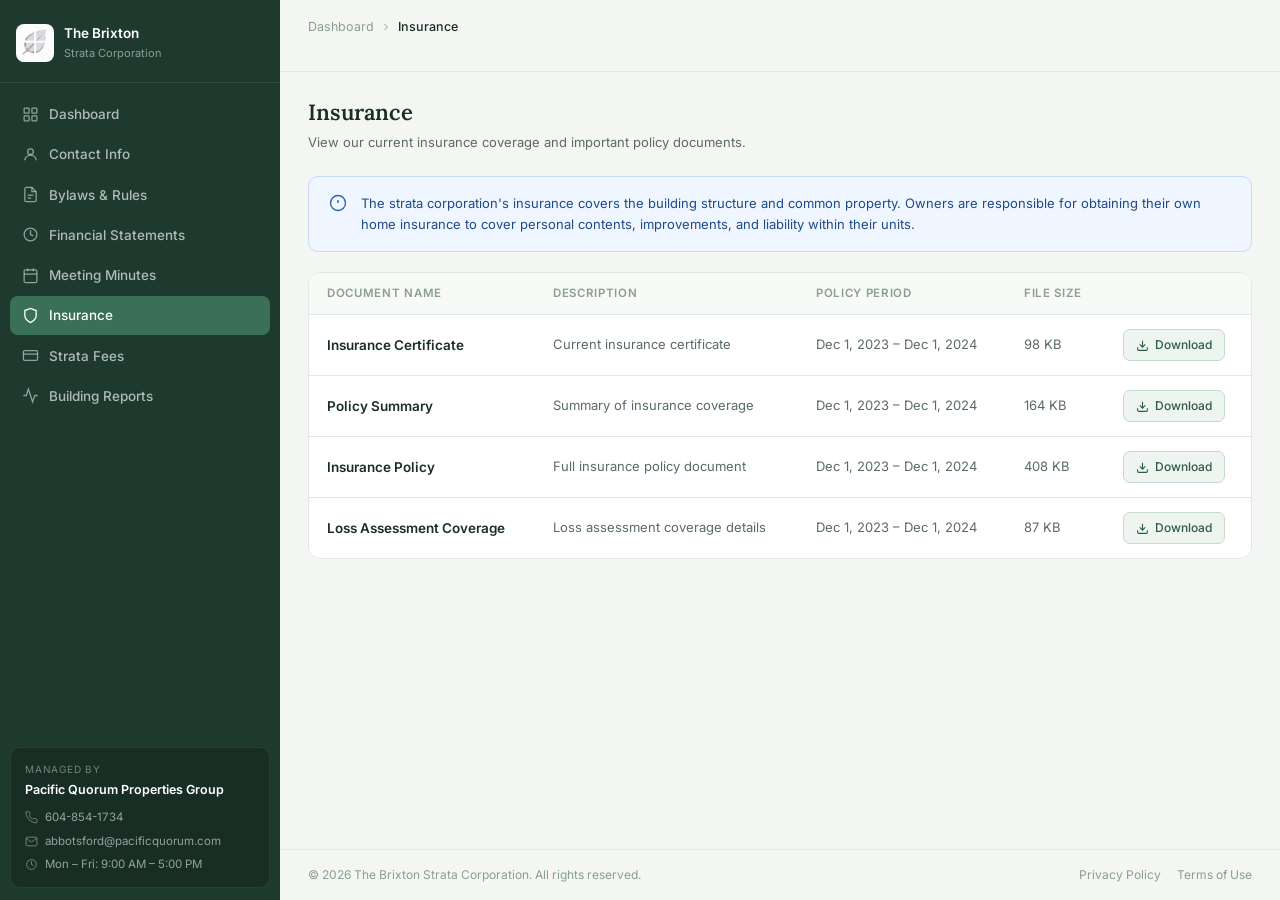
<file: insurance.html>
<!DOCTYPE html>
<html lang="en">
<head>
  <meta charset="UTF-8" />
  <meta name="viewport" content="width=device-width, initial-scale=1.0" />
  <title>Insurance – The Brixton</title>
  <link rel="stylesheet" href="style.css" />
  <link href="https://fonts.googleapis.com/css2?family=Inter:wght@400;500;600&family=Lora:wght@600&display=swap" rel="stylesheet" />
  <style>
    .page-header { padding: 24px 28px 0; }
    .breadcrumb { display: flex; align-items: center; gap: 6px; font-size: 12.5px; color: var(--text-muted); margin-bottom: 16px; }
    .breadcrumb a { color: var(--text-muted); } .breadcrumb a:hover { color: var(--text-primary); }
    .breadcrumb svg { width: 12px; height: 12px; stroke: var(--text-muted); }
    .breadcrumb span { color: var(--text-primary); font-weight: 500; }
    .page-title { font-family: var(--font-display); font-size: 22px; font-weight: 600; color: var(--text-primary); margin-bottom: 4px; }
    .page-desc { font-size: 13px; color: var(--text-secondary); }
    .content-area { padding: 24px 28px 28px; }
    .doc-table { background: var(--bg-card); border: 1px solid var(--border); border-radius: 12px; overflow: hidden; width: 100%; }
    .doc-table table { width: 100%; border-collapse: collapse; }
    .doc-table thead tr { background: #f8faf8; border-bottom: 1px solid var(--border); }
    .doc-table th { padding: 12px 18px; text-align: left; font-size: 11.5px; font-weight: 600; color: var(--text-muted); text-transform: uppercase; letter-spacing: 0.06em; }
    .doc-table td { padding: 14px 18px; font-size: 13px; color: var(--text-secondary); border-bottom: 1px solid var(--border); vertical-align: middle; }
    .doc-table tbody tr:last-child td { border-bottom: none; }
    .doc-table tbody tr:hover { background: #f8faf8; }
    .doc-name { font-weight: 600; color: var(--text-primary); font-size: 13.5px; }
    .download-btn { display: inline-flex; align-items: center; gap: 6px; padding: 6px 12px; background: #eef4f0; border: 1px solid #c5daca; border-radius: 7px; font-size: 12px; font-weight: 500; color: var(--green-700); transition: background 0.15s; cursor: pointer; text-decoration: none; }
    .download-btn svg { width: 13px; height: 13px; stroke: var(--green-700); }
    .download-btn:hover { background: #d8ede0; }
    .info-banner { display: flex; align-items: flex-start; gap: 14px; background: #f0f6ff; border: 1px solid #c5d9f5; border-radius: 10px; padding: 16px 20px; margin-bottom: 20px; }
    .info-banner svg { width: 18px; height: 18px; stroke: #2563a8; flex-shrink: 0; margin-top: 1px; }
    .info-banner p { font-size: 13px; color: #1e4a8a; line-height: 1.6; }
  </style>
</head>
<body>
  <aside class="sidebar">
    <div class="sidebar-brand">
      <div class="brand-icon"><img src="Logo.png" alt="The Brixton logo" /></div>
      <div class="brand-text"><span class="brand-name">The Brixton</span><span class="brand-sub">Strata Corporation</span></div>
    </div>
    <nav class="sidebar-nav">
      <a href="index.html" class="nav-item"><svg viewBox="0 0 24 24" fill="none" stroke="currentColor" stroke-width="1.8"><rect x="3" y="3" width="7" height="7" rx="1"/><rect x="14" y="3" width="7" height="7" rx="1"/><rect x="3" y="14" width="7" height="7" rx="1"/><rect x="14" y="14" width="7" height="7" rx="1"/></svg>Dashboard</a>
      <a href="contact.html" class="nav-item"><svg viewBox="0 0 24 24" fill="none" stroke="currentColor" stroke-width="1.8"><circle cx="12" cy="8" r="4"/><path d="M4 20c0-4 3.6-7 8-7s8 3 8 7"/></svg>Contact Info</a>
      <a href="bylaws.html" class="nav-item"><svg viewBox="0 0 24 24" fill="none" stroke="currentColor" stroke-width="1.8"><path d="M14 2H6a2 2 0 0 0-2 2v16a2 2 0 0 0 2 2h12a2 2 0 0 0 2-2V8z"/><polyline points="14 2 14 8 20 8"/><line x1="8" y1="13" x2="16" y2="13"/><line x1="8" y1="17" x2="13" y2="17"/></svg>Bylaws &amp; Rules</a>
      <a href="financials.html" class="nav-item"><svg viewBox="0 0 24 24" fill="none" stroke="currentColor" stroke-width="1.8"><circle cx="12" cy="12" r="9"/><path d="M12 6v6l4 2"/></svg>Financial Statements</a>
      <a href="minutes.html" class="nav-item"><svg viewBox="0 0 24 24" fill="none" stroke="currentColor" stroke-width="1.8"><rect x="3" y="4" width="18" height="18" rx="2"/><line x1="16" y1="2" x2="16" y2="6"/><line x1="8" y1="2" x2="8" y2="6"/><line x1="3" y1="10" x2="21" y2="10"/></svg>Meeting Minutes</a>
      <a href="insurance.html" class="nav-item active"><svg viewBox="0 0 24 24" fill="none" stroke="currentColor" stroke-width="1.8"><path d="M12 22s8-4 8-10V5l-8-3-8 3v7c0 6 8 10 8 10z"/></svg>Insurance</a>
      <a href="strata.html" class="nav-item"><svg viewBox="0 0 24 24" fill="none" stroke="currentColor" stroke-width="1.8"><rect x="2" y="5" width="20" height="14" rx="2"/><line x1="2" y1="10" x2="22" y2="10"/></svg>Strata Fees</a>
      <a href="reports.html" class="nav-item"><svg viewBox="0 0 24 24" fill="none" stroke="currentColor" stroke-width="1.8"><polyline points="22 12 18 12 15 21 9 3 6 12 2 12"/></svg>Building Reports</a>
    </nav>
    <div class="sidebar-manager">
      <p class="manager-label">Managed By</p><p class="manager-name">Pacific Quorum Properties Group</p>
      <div class="manager-contact">
        <span><svg viewBox="0 0 24 24" fill="none" stroke="currentColor" stroke-width="1.8"><path d="M22 16.92v3a2 2 0 0 1-2.18 2 19.79 19.79 0 0 1-8.63-3.07A19.5 19.5 0 0 1 4.69 12 19.79 19.79 0 0 1 1.61 3.38 2 2 0 0 1 3.6 1.21h3a2 2 0 0 1 2 1.72c.127.96.361 1.903.7 2.81a2 2 0 0 1-.45 2.11L7.91 8.82a16 16 0 0 0 6.29 6.29l.98-.98a2 2 0 0 1 2.11-.45c.907.339 1.85.573 2.81.7A2 2 0 0 1 22 16.92z"/></svg>604-854-1734</span>
        <span><svg viewBox="0 0 24 24" fill="none" stroke="currentColor" stroke-width="1.8"><path d="M4 4h16c1.1 0 2 .9 2 2v12c0 1.1-.9 2-2 2H4c-1.1 0-2-.9-2-2V6c0-1.1.9-2 2-2z"/><polyline points="22,6 12,13 2,6"/></svg>abbotsford@pacificquorum.com</span>
        <span><svg viewBox="0 0 24 24" fill="none" stroke="currentColor" stroke-width="1.8"><circle cx="12" cy="12" r="9"/><polyline points="12 6 12 12 16 14"/></svg>Mon – Fri: 9:00 AM – 5:00 PM</span>
      </div>
    </div>
  </aside>

  <main class="main">
    <header class="topbar">
      <div class="topbar-welcome">
        <div class="breadcrumb">
          <a href="index.html">Dashboard</a>
          <svg viewBox="0 0 24 24" fill="none" stroke="currentColor" stroke-width="2"><polyline points="9 18 15 12 9 6"/></svg>
          <span>Insurance</span>
        </div>
      </div>
    </header>

    <div class="page-header">
      <h1 class="page-title">Insurance</h1>
      <p class="page-desc">View our current insurance coverage and important policy documents.</p>
    </div>

    <div class="content-area">
      <div class="info-banner">
        <svg viewBox="0 0 24 24" fill="none" stroke="currentColor" stroke-width="1.8"><circle cx="12" cy="12" r="10"/><line x1="12" y1="8" x2="12" y2="12"/><line x1="12" y1="16" x2="12.01" y2="16"/></svg>
        <p>The strata corporation's insurance covers the building structure and common property. Owners are responsible for obtaining their own home insurance to cover personal contents, improvements, and liability within their units.</p>
      </div>

      <div class="doc-table">
        <table>
          <thead><tr><th>Document Name</th><th>Description</th><th>Policy Period</th><th>File Size</th><th></th></tr></thead>
          <tbody>
            <tr><td><span class="doc-name">Insurance Certificate</span></td><td>Current insurance certificate</td><td>Dec 1, 2023 – Dec 1, 2024</td><td>98 KB</td><td><a href="documents/insurance/insurance-certificate.pdf" class="download-btn" download><svg viewBox="0 0 24 24" fill="none" stroke="currentColor" stroke-width="2"><path d="M21 15v4a2 2 0 0 1-2 2H5a2 2 0 0 1-2-2v-4"/><polyline points="7 10 12 15 17 10"/><line x1="12" y1="15" x2="12" y2="3"/></svg>Download</a></td></tr>
            <tr><td><span class="doc-name">Policy Summary</span></td><td>Summary of insurance coverage</td><td>Dec 1, 2023 – Dec 1, 2024</td><td>164 KB</td><td><a href="documents/insurance/policy-summary.pdf" class="download-btn" download><svg viewBox="0 0 24 24" fill="none" stroke="currentColor" stroke-width="2"><path d="M21 15v4a2 2 0 0 1-2 2H5a2 2 0 0 1-2-2v-4"/><polyline points="7 10 12 15 17 10"/><line x1="12" y1="15" x2="12" y2="3"/></svg>Download</a></td></tr>
            <tr><td><span class="doc-name">Insurance Policy</span></td><td>Full insurance policy document</td><td>Dec 1, 2023 – Dec 1, 2024</td><td>408 KB</td><td><a href="documents/insurance/insurance-policy.pdf" class="download-btn" download><svg viewBox="0 0 24 24" fill="none" stroke="currentColor" stroke-width="2"><path d="M21 15v4a2 2 0 0 1-2 2H5a2 2 0 0 1-2-2v-4"/><polyline points="7 10 12 15 17 10"/><line x1="12" y1="15" x2="12" y2="3"/></svg>Download</a></td></tr>
            <tr><td><span class="doc-name">Loss Assessment Coverage</span></td><td>Loss assessment coverage details</td><td>Dec 1, 2023 – Dec 1, 2024</td><td>87 KB</td><td><a href="documents/insurance/loss-assessment-coverage.pdf" class="download-btn" download><svg viewBox="0 0 24 24" fill="none" stroke="currentColor" stroke-width="2"><path d="M21 15v4a2 2 0 0 1-2 2H5a2 2 0 0 1-2-2v-4"/><polyline points="7 10 12 15 17 10"/><line x1="12" y1="15" x2="12" y2="3"/></svg>Download</a></td></tr>
          </tbody>
        </table>
      </div>
    </div>

    <footer class="footer">
      <p>© 2026 The Brixton Strata Corporation. All rights reserved.</p>
      <div class="footer-links"><a href="#">Privacy Policy</a><a href="#">Terms of Use</a></div>
    </footer>
  </main>
</body>
</html>
</file>
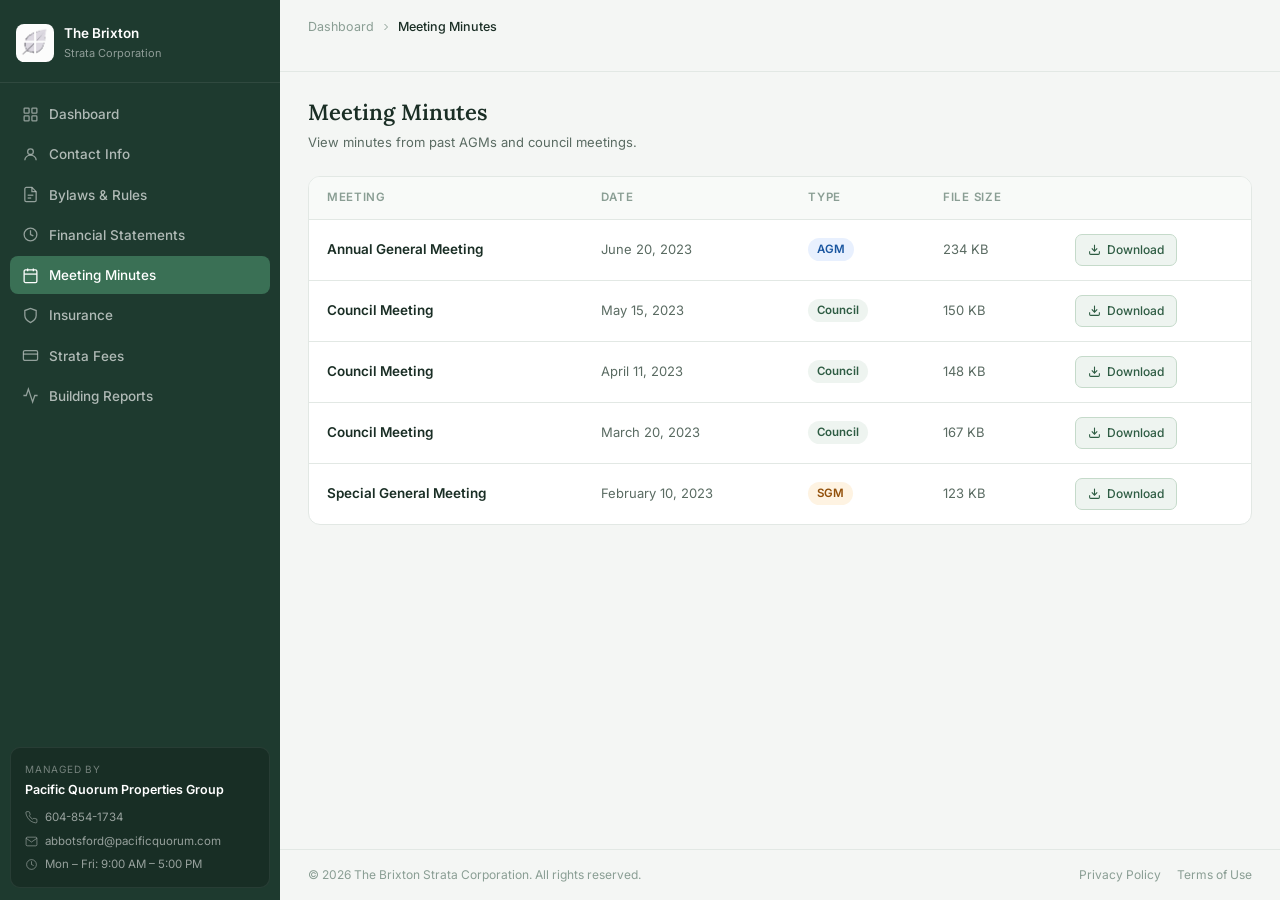
<file: minutes.html>
<!DOCTYPE html>
<html lang="en">
<head>
  <meta charset="UTF-8" />
  <meta name="viewport" content="width=device-width, initial-scale=1.0" />
  <title>Meeting Minutes – The Brixton</title>
  <link rel="stylesheet" href="style.css" />
  <link href="https://fonts.googleapis.com/css2?family=Inter:wght@400;500;600&family=Lora:wght@600&display=swap" rel="stylesheet" />
  <style>
    .page-header { padding: 24px 28px 0; }
    .breadcrumb { display: flex; align-items: center; gap: 6px; font-size: 12.5px; color: var(--text-muted); margin-bottom: 16px; }
    .breadcrumb a { color: var(--text-muted); } .breadcrumb a:hover { color: var(--text-primary); }
    .breadcrumb svg { width: 12px; height: 12px; stroke: var(--text-muted); }
    .breadcrumb span { color: var(--text-primary); font-weight: 500; }
    .page-title { font-family: var(--font-display); font-size: 22px; font-weight: 600; color: var(--text-primary); margin-bottom: 4px; }
    .page-desc { font-size: 13px; color: var(--text-secondary); }
    .content-area { padding: 24px 28px 28px; }
    .doc-table { background: var(--bg-card); border: 1px solid var(--border); border-radius: 12px; overflow: hidden; width: 100%; }
    .doc-table table { width: 100%; border-collapse: collapse; }
    .doc-table thead tr { background: #f8faf8; border-bottom: 1px solid var(--border); }
    .doc-table th { padding: 12px 18px; text-align: left; font-size: 11.5px; font-weight: 600; color: var(--text-muted); text-transform: uppercase; letter-spacing: 0.06em; }
    .doc-table td { padding: 14px 18px; font-size: 13px; color: var(--text-secondary); border-bottom: 1px solid var(--border); vertical-align: middle; }
    .doc-table tbody tr:last-child td { border-bottom: none; }
    .doc-table tbody tr:hover { background: #f8faf8; }
    .doc-name { font-weight: 600; color: var(--text-primary); font-size: 13.5px; }
    .type-badge { display: inline-block; padding: 3px 9px; border-radius: 20px; font-size: 11.5px; font-weight: 600; }
    .type-agm { background: #e8f0fe; color: #1a56a0; }
    .type-council { background: #eef4f0; color: var(--green-700); }
    .type-sgm { background: #fef3e2; color: #92500a; }
    .download-btn { display: inline-flex; align-items: center; gap: 6px; padding: 6px 12px; background: #eef4f0; border: 1px solid #c5daca; border-radius: 7px; font-size: 12px; font-weight: 500; color: var(--green-700); transition: background 0.15s; cursor: pointer; text-decoration: none; }
    .download-btn svg { width: 13px; height: 13px; stroke: var(--green-700); }
    .download-btn:hover { background: #d8ede0; }
  </style>
</head>
<body>
  <aside class="sidebar">
    <div class="sidebar-brand">
      <div class="brand-icon"><img src="Logo.png" alt="The Brixton logo" /></div>
      <div class="brand-text"><span class="brand-name">The Brixton</span><span class="brand-sub">Strata Corporation</span></div>
    </div>
    <nav class="sidebar-nav">
      <a href="index.html" class="nav-item"><svg viewBox="0 0 24 24" fill="none" stroke="currentColor" stroke-width="1.8"><rect x="3" y="3" width="7" height="7" rx="1"/><rect x="14" y="3" width="7" height="7" rx="1"/><rect x="3" y="14" width="7" height="7" rx="1"/><rect x="14" y="14" width="7" height="7" rx="1"/></svg>Dashboard</a>
      <a href="contact.html" class="nav-item"><svg viewBox="0 0 24 24" fill="none" stroke="currentColor" stroke-width="1.8"><circle cx="12" cy="8" r="4"/><path d="M4 20c0-4 3.6-7 8-7s8 3 8 7"/></svg>Contact Info</a>
      <a href="bylaws.html" class="nav-item"><svg viewBox="0 0 24 24" fill="none" stroke="currentColor" stroke-width="1.8"><path d="M14 2H6a2 2 0 0 0-2 2v16a2 2 0 0 0 2 2h12a2 2 0 0 0 2-2V8z"/><polyline points="14 2 14 8 20 8"/><line x1="8" y1="13" x2="16" y2="13"/><line x1="8" y1="17" x2="13" y2="17"/></svg>Bylaws &amp; Rules</a>
      <a href="financials.html" class="nav-item"><svg viewBox="0 0 24 24" fill="none" stroke="currentColor" stroke-width="1.8"><circle cx="12" cy="12" r="9"/><path d="M12 6v6l4 2"/></svg>Financial Statements</a>
      <a href="minutes.html" class="nav-item active"><svg viewBox="0 0 24 24" fill="none" stroke="currentColor" stroke-width="1.8"><rect x="3" y="4" width="18" height="18" rx="2"/><line x1="16" y1="2" x2="16" y2="6"/><line x1="8" y1="2" x2="8" y2="6"/><line x1="3" y1="10" x2="21" y2="10"/></svg>Meeting Minutes</a>
      <a href="insurance.html" class="nav-item"><svg viewBox="0 0 24 24" fill="none" stroke="currentColor" stroke-width="1.8"><path d="M12 22s8-4 8-10V5l-8-3-8 3v7c0 6 8 10 8 10z"/></svg>Insurance</a>
      <a href="strata.html" class="nav-item"><svg viewBox="0 0 24 24" fill="none" stroke="currentColor" stroke-width="1.8"><rect x="2" y="5" width="20" height="14" rx="2"/><line x1="2" y1="10" x2="22" y2="10"/></svg>Strata Fees</a>
      <a href="reports.html" class="nav-item"><svg viewBox="0 0 24 24" fill="none" stroke="currentColor" stroke-width="1.8"><polyline points="22 12 18 12 15 21 9 3 6 12 2 12"/></svg>Building Reports</a>
    </nav>
    <div class="sidebar-manager">
      <p class="manager-label">Managed By</p><p class="manager-name">Pacific Quorum Properties Group</p>
      <div class="manager-contact">
        <span><svg viewBox="0 0 24 24" fill="none" stroke="currentColor" stroke-width="1.8"><path d="M22 16.92v3a2 2 0 0 1-2.18 2 19.79 19.79 0 0 1-8.63-3.07A19.5 19.5 0 0 1 4.69 12 19.79 19.79 0 0 1 1.61 3.38 2 2 0 0 1 3.6 1.21h3a2 2 0 0 1 2 1.72c.127.96.361 1.903.7 2.81a2 2 0 0 1-.45 2.11L7.91 8.82a16 16 0 0 0 6.29 6.29l.98-.98a2 2 0 0 1 2.11-.45c.907.339 1.85.573 2.81.7A2 2 0 0 1 22 16.92z"/></svg>604-854-1734</span>
        <span><svg viewBox="0 0 24 24" fill="none" stroke="currentColor" stroke-width="1.8"><path d="M4 4h16c1.1 0 2 .9 2 2v12c0 1.1-.9 2-2 2H4c-1.1 0-2-.9-2-2V6c0-1.1.9-2 2-2z"/><polyline points="22,6 12,13 2,6"/></svg>abbotsford@pacificquorum.com</span>
        <span><svg viewBox="0 0 24 24" fill="none" stroke="currentColor" stroke-width="1.8"><circle cx="12" cy="12" r="9"/><polyline points="12 6 12 12 16 14"/></svg>Mon – Fri: 9:00 AM – 5:00 PM</span>
      </div>
    </div>
  </aside>

  <main class="main">
    <header class="topbar">
      <div class="topbar-welcome">
        <div class="breadcrumb">
          <a href="index.html">Dashboard</a>
          <svg viewBox="0 0 24 24" fill="none" stroke="currentColor" stroke-width="2"><polyline points="9 18 15 12 9 6"/></svg>
          <span>Meeting Minutes</span>
        </div>
      </div>
    </header>

    <div class="page-header">
      <h1 class="page-title">Meeting Minutes</h1>
      <p class="page-desc">View minutes from past AGMs and council meetings.</p>
    </div>

    <div class="content-area">
      <div class="doc-table">
        <table>
          <thead><tr><th>Meeting</th><th>Date</th><th>Type</th><th>File Size</th><th></th></tr></thead>
          <tbody>
            <tr><td><span class="doc-name">Annual General Meeting</span></td><td>June 20, 2023</td><td><span class="type-badge type-agm">AGM</span></td><td>234 KB</td><td><a href="documents/meeting-minutes/agm-2023-06-20.pdf" class="download-btn" download><svg viewBox="0 0 24 24" fill="none" stroke="currentColor" stroke-width="2"><path d="M21 15v4a2 2 0 0 1-2 2H5a2 2 0 0 1-2-2v-4"/><polyline points="7 10 12 15 17 10"/><line x1="12" y1="15" x2="12" y2="3"/></svg>Download</a></td></tr>
            <tr><td><span class="doc-name">Council Meeting</span></td><td>May 15, 2023</td><td><span class="type-badge type-council">Council</span></td><td>150 KB</td><td><a href="documents/meeting-minutes/council-2023-05-15.pdf" class="download-btn" download><svg viewBox="0 0 24 24" fill="none" stroke="currentColor" stroke-width="2"><path d="M21 15v4a2 2 0 0 1-2 2H5a2 2 0 0 1-2-2v-4"/><polyline points="7 10 12 15 17 10"/><line x1="12" y1="15" x2="12" y2="3"/></svg>Download</a></td></tr>
            <tr><td><span class="doc-name">Council Meeting</span></td><td>April 11, 2023</td><td><span class="type-badge type-council">Council</span></td><td>148 KB</td><td><a href="documents/meeting-minutes/council-2023-04-11.pdf" class="download-btn" download><svg viewBox="0 0 24 24" fill="none" stroke="currentColor" stroke-width="2"><path d="M21 15v4a2 2 0 0 1-2 2H5a2 2 0 0 1-2-2v-4"/><polyline points="7 10 12 15 17 10"/><line x1="12" y1="15" x2="12" y2="3"/></svg>Download</a></td></tr>
            <tr><td><span class="doc-name">Council Meeting</span></td><td>March 20, 2023</td><td><span class="type-badge type-council">Council</span></td><td>167 KB</td><td><a href="documents/meeting-minutes/council-2023-03-20.pdf" class="download-btn" download><svg viewBox="0 0 24 24" fill="none" stroke="currentColor" stroke-width="2"><path d="M21 15v4a2 2 0 0 1-2 2H5a2 2 0 0 1-2-2v-4"/><polyline points="7 10 12 15 17 10"/><line x1="12" y1="15" x2="12" y2="3"/></svg>Download</a></td></tr>
            <tr><td><span class="doc-name">Special General Meeting</span></td><td>February 10, 2023</td><td><span class="type-badge type-sgm">SGM</span></td><td>123 KB</td><td><a href="documents/meeting-minutes/sgm-2023-02-10.pdf" class="download-btn" download><svg viewBox="0 0 24 24" fill="none" stroke="currentColor" stroke-width="2"><path d="M21 15v4a2 2 0 0 1-2 2H5a2 2 0 0 1-2-2v-4"/><polyline points="7 10 12 15 17 10"/><line x1="12" y1="15" x2="12" y2="3"/></svg>Download</a></td></tr>
          </tbody>
        </table>
      </div>
    </div>

    <footer class="footer">
      <p>© 2026 The Brixton Strata Corporation. All rights reserved.</p>
      <div class="footer-links"><a href="#">Privacy Policy</a><a href="#">Terms of Use</a></div>
    </footer>
  </main>
</body>
</html>
</file>
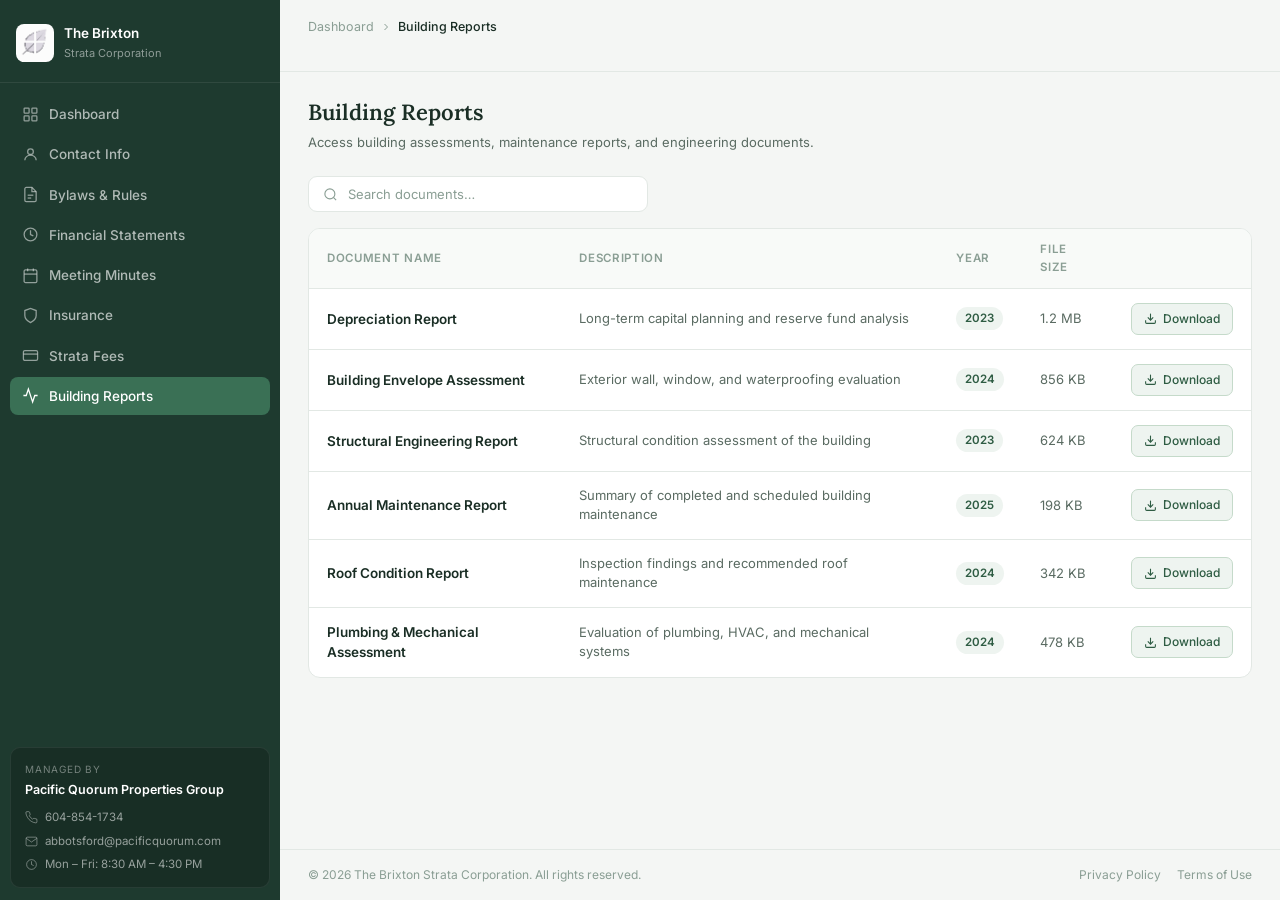
<file: reports.html>
<!DOCTYPE html>
<html lang="en">
<head>
  <meta charset="UTF-8" />
  <meta name="viewport" content="width=device-width, initial-scale=1.0" />
  <title>Building Reports – The Brixton</title>
  <link rel="stylesheet" href="style.css" />
  <link href="https://fonts.googleapis.com/css2?family=Inter:wght@400;500;600&family=Lora:wght@600&display=swap" rel="stylesheet" />
  <style>
    .page-header { padding: 24px 28px 0; }
    .breadcrumb { display: flex; align-items: center; gap: 6px; font-size: 12.5px; color: var(--text-muted); margin-bottom: 16px; }
    .breadcrumb a { color: var(--text-muted); transition: color 0.15s; }
    .breadcrumb a:hover { color: var(--text-primary); }
    .breadcrumb svg { width: 12px; height: 12px; stroke: var(--text-muted); }
    .breadcrumb span { color: var(--text-primary); font-weight: 500; }
    .page-title { font-family: var(--font-display); font-size: 22px; font-weight: 600; color: var(--text-primary); margin-bottom: 4px; }
    .page-desc { font-size: 13px; color: var(--text-secondary); }
    .content-area { padding: 24px 28px 28px; }
    .search-bar { display: flex; align-items: center; gap: 10px; background: var(--bg-card); border: 1px solid var(--border); border-radius: 9px; padding: 9px 14px; margin-bottom: 16px; max-width: 340px; }
    .search-bar svg { width: 15px; height: 15px; stroke: var(--text-muted); flex-shrink: 0; }
    .search-bar input { border: none; outline: none; background: transparent; font-size: 13px; color: var(--text-primary); width: 100%; font-family: var(--font-body); }
    .search-bar input::placeholder { color: var(--text-muted); }
    .doc-table { background: var(--bg-card); border: 1px solid var(--border); border-radius: 12px; overflow: hidden; width: 100%; }
    .doc-table table { width: 100%; border-collapse: collapse; }
    .doc-table thead tr { background: #f8faf8; border-bottom: 1px solid var(--border); }
    .doc-table th { padding: 12px 18px; text-align: left; font-size: 11.5px; font-weight: 600; color: var(--text-muted); text-transform: uppercase; letter-spacing: 0.06em; }
    .doc-table td { padding: 14px 18px; font-size: 13px; color: var(--text-secondary); border-bottom: 1px solid var(--border); vertical-align: middle; }
    .doc-table tbody tr:last-child td { border-bottom: none; }
    .doc-table tbody tr:hover { background: #f8faf8; }
    .doc-name { font-weight: 600; color: var(--text-primary); font-size: 13.5px; }
    .year-badge { display: inline-block; padding: 3px 9px; background: #eef4f0; border-radius: 20px; font-size: 11.5px; font-weight: 600; color: var(--green-700); }
    .download-btn { display: inline-flex; align-items: center; gap: 6px; padding: 6px 12px; background: #eef4f0; border: 1px solid #c5daca; border-radius: 7px; font-size: 12px; font-weight: 500; color: var(--green-700); transition: background 0.15s; cursor: pointer; text-decoration: none; }
    .download-btn svg { width: 13px; height: 13px; stroke: var(--green-700); }
    .download-btn:hover { background: #d8ede0; }
  </style>
</head>
<body>
  <aside class="sidebar">
    <div class="sidebar-brand">
      <div class="brand-icon"><img src="Logo.png" alt="The Brixton logo" /></div>
      <div class="brand-text"><span class="brand-name">The Brixton</span><span class="brand-sub">Strata Corporation</span></div>
    </div>
    <nav class="sidebar-nav">
      <a href="index.html" class="nav-item"><svg viewBox="0 0 24 24" fill="none" stroke="currentColor" stroke-width="1.8"><rect x="3" y="3" width="7" height="7" rx="1"/><rect x="14" y="3" width="7" height="7" rx="1"/><rect x="3" y="14" width="7" height="7" rx="1"/><rect x="14" y="14" width="7" height="7" rx="1"/></svg>Dashboard</a>
      <a href="contact.html" class="nav-item"><svg viewBox="0 0 24 24" fill="none" stroke="currentColor" stroke-width="1.8"><circle cx="12" cy="8" r="4"/><path d="M4 20c0-4 3.6-7 8-7s8 3 8 7"/></svg>Contact Info</a>
      <a href="bylaws.html" class="nav-item"><svg viewBox="0 0 24 24" fill="none" stroke="currentColor" stroke-width="1.8"><path d="M14 2H6a2 2 0 0 0-2 2v16a2 2 0 0 0 2 2h12a2 2 0 0 0 2-2V8z"/><polyline points="14 2 14 8 20 8"/><line x1="8" y1="13" x2="16" y2="13"/><line x1="8" y1="17" x2="13" y2="17"/></svg>Bylaws &amp; Rules</a>
      <a href="financials.html" class="nav-item"><svg viewBox="0 0 24 24" fill="none" stroke="currentColor" stroke-width="1.8"><circle cx="12" cy="12" r="9"/><path d="M12 6v6l4 2"/></svg>Financial Statements</a>
      <a href="minutes.html" class="nav-item"><svg viewBox="0 0 24 24" fill="none" stroke="currentColor" stroke-width="1.8"><rect x="3" y="4" width="18" height="18" rx="2"/><line x1="16" y1="2" x2="16" y2="6"/><line x1="8" y1="2" x2="8" y2="6"/><line x1="3" y1="10" x2="21" y2="10"/></svg>Meeting Minutes</a>
      <a href="insurance.html" class="nav-item"><svg viewBox="0 0 24 24" fill="none" stroke="currentColor" stroke-width="1.8"><path d="M12 22s8-4 8-10V5l-8-3-8 3v7c0 6 8 10 8 10z"/></svg>Insurance</a>
      <a href="strata.html" class="nav-item"><svg viewBox="0 0 24 24" fill="none" stroke="currentColor" stroke-width="1.8"><rect x="2" y="5" width="20" height="14" rx="2"/><line x1="2" y1="10" x2="22" y2="10"/></svg>Strata Fees</a>
      <a href="reports.html" class="nav-item active"><svg viewBox="0 0 24 24" fill="none" stroke="currentColor" stroke-width="1.8"><polyline points="22 12 18 12 15 21 9 3 6 12 2 12"/></svg>Building Reports</a>
    </nav>
    <div class="sidebar-manager">
      <p class="manager-label">Managed By</p>
      <p class="manager-name">Pacific Quorum Properties Group</p>
      <div class="manager-contact">
        <span><svg viewBox="0 0 24 24" fill="none" stroke="currentColor" stroke-width="1.8"><path d="M22 16.92v3a2 2 0 0 1-2.18 2 19.79 19.79 0 0 1-8.63-3.07A19.5 19.5 0 0 1 4.69 12 19.79 19.79 0 0 1 1.61 3.38 2 2 0 0 1 3.6 1.21h3a2 2 0 0 1 2 1.72c.127.96.361 1.903.7 2.81a2 2 0 0 1-.45 2.11L7.91 8.82a16 16 0 0 0 6.29 6.29l.98-.98a2 2 0 0 1 2.11-.45c.907.339 1.85.573 2.81.7A2 2 0 0 1 22 16.92z"/></svg>604-854-1734</span>
        <span><svg viewBox="0 0 24 24" fill="none" stroke="currentColor" stroke-width="1.8"><path d="M4 4h16c1.1 0 2 .9 2 2v12c0 1.1-.9 2-2 2H4c-1.1 0-2-.9-2-2V6c0-1.1.9-2 2-2z"/><polyline points="22,6 12,13 2,6"/></svg>abbotsford@pacificquorum.com</span>
        <span><svg viewBox="0 0 24 24" fill="none" stroke="currentColor" stroke-width="1.8"><circle cx="12" cy="12" r="9"/><polyline points="12 6 12 12 16 14"/></svg>Mon – Fri: 8:30 AM – 4:30 PM</span>
      </div>
    </div>
  </aside>

  <main class="main">
    <header class="topbar">
      <div class="topbar-welcome">
        <div class="breadcrumb">
          <a href="index.html">Dashboard</a>
          <svg viewBox="0 0 24 24" fill="none" stroke="currentColor" stroke-width="2"><polyline points="9 18 15 12 9 6"/></svg>
          <span>Building Reports</span>
        </div>
      </div>
    </header>

    <div class="page-header">
      <h1 class="page-title">Building Reports</h1>
      <p class="page-desc">Access building assessments, maintenance reports, and engineering documents.</p>
    </div>

    <div class="content-area">
      <div class="search-bar">
        <svg viewBox="0 0 24 24" fill="none" stroke="currentColor" stroke-width="1.8"><circle cx="11" cy="11" r="8"/><line x1="21" y1="21" x2="16.65" y2="16.65"/></svg>
        <input type="text" placeholder="Search documents…" />
      </div>
      <div class="doc-table">
        <table>
          <thead><tr><th>Document Name</th><th>Description</th><th>Year</th><th>File Size</th><th></th></tr></thead>
          <tbody>
            <tr><td><span class="doc-name">Depreciation Report</span></td><td>Long-term capital planning and reserve fund analysis</td><td><span class="year-badge">2023</span></td><td>1.2 MB</td><td><a href="documents/building-reports/depreciation-report-2023.pdf" class="download-btn" download><svg viewBox="0 0 24 24" fill="none" stroke="currentColor" stroke-width="2"><path d="M21 15v4a2 2 0 0 1-2 2H5a2 2 0 0 1-2-2v-4"/><polyline points="7 10 12 15 17 10"/><line x1="12" y1="15" x2="12" y2="3"/></svg>Download</a></td></tr>
            <tr><td><span class="doc-name">Building Envelope Assessment</span></td><td>Exterior wall, window, and waterproofing evaluation</td><td><span class="year-badge">2024</span></td><td>856 KB</td><td><a href="documents/building-reports/building-envelope-assessment-2024.pdf" class="download-btn" download><svg viewBox="0 0 24 24" fill="none" stroke="currentColor" stroke-width="2"><path d="M21 15v4a2 2 0 0 1-2 2H5a2 2 0 0 1-2-2v-4"/><polyline points="7 10 12 15 17 10"/><line x1="12" y1="15" x2="12" y2="3"/></svg>Download</a></td></tr>
            <tr><td><span class="doc-name">Structural Engineering Report</span></td><td>Structural condition assessment of the building</td><td><span class="year-badge">2023</span></td><td>624 KB</td><td><a href="documents/building-reports/structural-engineering-report-2023.pdf" class="download-btn" download><svg viewBox="0 0 24 24" fill="none" stroke="currentColor" stroke-width="2"><path d="M21 15v4a2 2 0 0 1-2 2H5a2 2 0 0 1-2-2v-4"/><polyline points="7 10 12 15 17 10"/><line x1="12" y1="15" x2="12" y2="3"/></svg>Download</a></td></tr>
            <tr><td><span class="doc-name">Annual Maintenance Report</span></td><td>Summary of completed and scheduled building maintenance</td><td><span class="year-badge">2025</span></td><td>198 KB</td><td><a href="documents/building-reports/annual-maintenance-report-2025.pdf" class="download-btn" download><svg viewBox="0 0 24 24" fill="none" stroke="currentColor" stroke-width="2"><path d="M21 15v4a2 2 0 0 1-2 2H5a2 2 0 0 1-2-2v-4"/><polyline points="7 10 12 15 17 10"/><line x1="12" y1="15" x2="12" y2="3"/></svg>Download</a></td></tr>
            <tr><td><span class="doc-name">Roof Condition Report</span></td><td>Inspection findings and recommended roof maintenance</td><td><span class="year-badge">2024</span></td><td>342 KB</td><td><a href="documents/building-reports/roof-condition-report-2024.pdf" class="download-btn" download><svg viewBox="0 0 24 24" fill="none" stroke="currentColor" stroke-width="2"><path d="M21 15v4a2 2 0 0 1-2 2H5a2 2 0 0 1-2-2v-4"/><polyline points="7 10 12 15 17 10"/><line x1="12" y1="15" x2="12" y2="3"/></svg>Download</a></td></tr>
            <tr><td><span class="doc-name">Plumbing &amp; Mechanical Assessment</span></td><td>Evaluation of plumbing, HVAC, and mechanical systems</td><td><span class="year-badge">2024</span></td><td>478 KB</td><td><a href="documents/building-reports/plumbing-mechanical-assessment-2024.pdf" class="download-btn" download><svg viewBox="0 0 24 24" fill="none" stroke="currentColor" stroke-width="2"><path d="M21 15v4a2 2 0 0 1-2 2H5a2 2 0 0 1-2-2v-4"/><polyline points="7 10 12 15 17 10"/><line x1="12" y1="15" x2="12" y2="3"/></svg>Download</a></td></tr>
          </tbody>
        </table>
      </div>
    </div>

    <footer class="footer">
      <p>© 2026 The Brixton Strata Corporation. All rights reserved.</p>
      <div class="footer-links"><a href="#">Privacy Policy</a><a href="#">Terms of Use</a></div>
    </footer>
  </main>
</body>
</html>
</file>
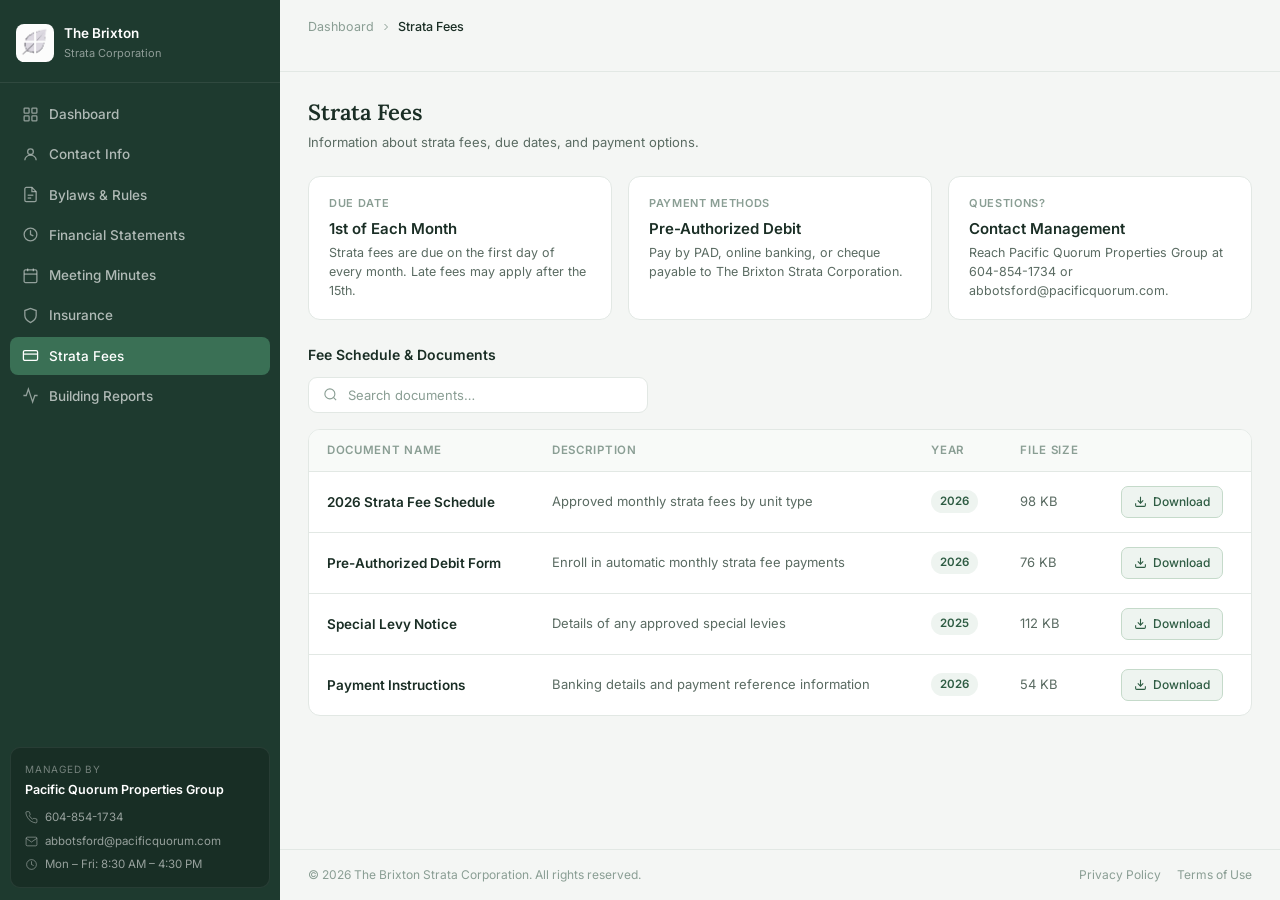
<file: strata.html>
<!DOCTYPE html>
<html lang="en">
<head>
  <meta charset="UTF-8" />
  <meta name="viewport" content="width=device-width, initial-scale=1.0" />
  <title>Strata Fees – The Brixton</title>
  <link rel="stylesheet" href="style.css" />
  <link href="https://fonts.googleapis.com/css2?family=Inter:wght@400;500;600&family=Lora:wght@600&display=swap" rel="stylesheet" />
  <style>
    .page-header { padding: 24px 28px 0; }
    .breadcrumb { display: flex; align-items: center; gap: 6px; font-size: 12.5px; color: var(--text-muted); margin-bottom: 16px; }
    .breadcrumb a { color: var(--text-muted); transition: color 0.15s; }
    .breadcrumb a:hover { color: var(--text-primary); }
    .breadcrumb svg { width: 12px; height: 12px; stroke: var(--text-muted); }
    .breadcrumb span { color: var(--text-primary); font-weight: 500; }
    .page-title { font-family: var(--font-display); font-size: 22px; font-weight: 600; color: var(--text-primary); margin-bottom: 4px; }
    .page-desc { font-size: 13px; color: var(--text-secondary); }
    .content-area { padding: 24px 28px 28px; }

    .info-grid { display: grid; grid-template-columns: repeat(3, 1fr); gap: 16px; margin-bottom: 24px; }
    .info-card { background: var(--bg-card); border: 1px solid var(--border); border-radius: 12px; padding: 18px 20px; }
    .info-card-label { font-size: 11px; font-weight: 600; text-transform: uppercase; letter-spacing: 0.06em; color: var(--text-muted); margin-bottom: 6px; }
    .info-card-value { font-size: 15px; font-weight: 600; color: var(--text-primary); margin-bottom: 4px; }
    .info-card-note { font-size: 12.5px; color: var(--text-secondary); line-height: 1.5; }

    .section-heading { font-size: 14px; font-weight: 600; color: var(--text-primary); margin-bottom: 12px; }

    .search-bar { display: flex; align-items: center; gap: 10px; background: var(--bg-card); border: 1px solid var(--border); border-radius: 9px; padding: 9px 14px; margin-bottom: 16px; max-width: 340px; }
    .search-bar svg { width: 15px; height: 15px; stroke: var(--text-muted); flex-shrink: 0; }
    .search-bar input { border: none; outline: none; background: transparent; font-size: 13px; color: var(--text-primary); width: 100%; font-family: var(--font-body); }
    .search-bar input::placeholder { color: var(--text-muted); }

    .doc-table { background: var(--bg-card); border: 1px solid var(--border); border-radius: 12px; overflow: hidden; width: 100%; }
    .doc-table table { width: 100%; border-collapse: collapse; }
    .doc-table thead tr { background: #f8faf8; border-bottom: 1px solid var(--border); }
    .doc-table th { padding: 12px 18px; text-align: left; font-size: 11.5px; font-weight: 600; color: var(--text-muted); text-transform: uppercase; letter-spacing: 0.06em; }
    .doc-table td { padding: 14px 18px; font-size: 13px; color: var(--text-secondary); border-bottom: 1px solid var(--border); vertical-align: middle; }
    .doc-table tbody tr:last-child td { border-bottom: none; }
    .doc-table tbody tr:hover { background: #f8faf8; }
    .doc-name { font-weight: 600; color: var(--text-primary); font-size: 13.5px; }
    .year-badge { display: inline-block; padding: 3px 9px; background: #eef4f0; border-radius: 20px; font-size: 11.5px; font-weight: 600; color: var(--green-700); }
    .download-btn { display: inline-flex; align-items: center; gap: 6px; padding: 6px 12px; background: #eef4f0; border: 1px solid #c5daca; border-radius: 7px; font-size: 12px; font-weight: 500; color: var(--green-700); transition: background 0.15s; cursor: pointer; text-decoration: none; }
    .download-btn svg { width: 13px; height: 13px; stroke: var(--green-700); }
    .download-btn:hover { background: #d8ede0; }

    @media (max-width: 900px) { .info-grid { grid-template-columns: 1fr; } }
  </style>
</head>
<body>
  <aside class="sidebar">
    <div class="sidebar-brand">
      <div class="brand-icon"><img src="Logo.png" alt="The Brixton logo" /></div>
      <div class="brand-text"><span class="brand-name">The Brixton</span><span class="brand-sub">Strata Corporation</span></div>
    </div>
    <nav class="sidebar-nav">
      <a href="index.html" class="nav-item"><svg viewBox="0 0 24 24" fill="none" stroke="currentColor" stroke-width="1.8"><rect x="3" y="3" width="7" height="7" rx="1"/><rect x="14" y="3" width="7" height="7" rx="1"/><rect x="3" y="14" width="7" height="7" rx="1"/><rect x="14" y="14" width="7" height="7" rx="1"/></svg>Dashboard</a>
      <a href="contact.html" class="nav-item"><svg viewBox="0 0 24 24" fill="none" stroke="currentColor" stroke-width="1.8"><circle cx="12" cy="8" r="4"/><path d="M4 20c0-4 3.6-7 8-7s8 3 8 7"/></svg>Contact Info</a>
      <a href="bylaws.html" class="nav-item"><svg viewBox="0 0 24 24" fill="none" stroke="currentColor" stroke-width="1.8"><path d="M14 2H6a2 2 0 0 0-2 2v16a2 2 0 0 0 2 2h12a2 2 0 0 0 2-2V8z"/><polyline points="14 2 14 8 20 8"/><line x1="8" y1="13" x2="16" y2="13"/><line x1="8" y1="17" x2="13" y2="17"/></svg>Bylaws &amp; Rules</a>
      <a href="financials.html" class="nav-item"><svg viewBox="0 0 24 24" fill="none" stroke="currentColor" stroke-width="1.8"><circle cx="12" cy="12" r="9"/><path d="M12 6v6l4 2"/></svg>Financial Statements</a>
      <a href="minutes.html" class="nav-item"><svg viewBox="0 0 24 24" fill="none" stroke="currentColor" stroke-width="1.8"><rect x="3" y="4" width="18" height="18" rx="2"/><line x1="16" y1="2" x2="16" y2="6"/><line x1="8" y1="2" x2="8" y2="6"/><line x1="3" y1="10" x2="21" y2="10"/></svg>Meeting Minutes</a>
      <a href="insurance.html" class="nav-item"><svg viewBox="0 0 24 24" fill="none" stroke="currentColor" stroke-width="1.8"><path d="M12 22s8-4 8-10V5l-8-3-8 3v7c0 6 8 10 8 10z"/></svg>Insurance</a>
      <a href="strata.html" class="nav-item active"><svg viewBox="0 0 24 24" fill="none" stroke="currentColor" stroke-width="1.8"><rect x="2" y="5" width="20" height="14" rx="2"/><line x1="2" y1="10" x2="22" y2="10"/></svg>Strata Fees</a>
      <a href="reports.html" class="nav-item"><svg viewBox="0 0 24 24" fill="none" stroke="currentColor" stroke-width="1.8"><polyline points="22 12 18 12 15 21 9 3 6 12 2 12"/></svg>Building Reports</a>
    </nav>
    <div class="sidebar-manager">
      <p class="manager-label">Managed By</p>
      <p class="manager-name">Pacific Quorum Properties Group</p>
      <div class="manager-contact">
        <span><svg viewBox="0 0 24 24" fill="none" stroke="currentColor" stroke-width="1.8"><path d="M22 16.92v3a2 2 0 0 1-2.18 2 19.79 19.79 0 0 1-8.63-3.07A19.5 19.5 0 0 1 4.69 12 19.79 19.79 0 0 1 1.61 3.38 2 2 0 0 1 3.6 1.21h3a2 2 0 0 1 2 1.72c.127.96.361 1.903.7 2.81a2 2 0 0 1-.45 2.11L7.91 8.82a16 16 0 0 0 6.29 6.29l.98-.98a2 2 0 0 1 2.11-.45c.907.339 1.85.573 2.81.7A2 2 0 0 1 22 16.92z"/></svg>604-854-1734</span>
        <span><svg viewBox="0 0 24 24" fill="none" stroke="currentColor" stroke-width="1.8"><path d="M4 4h16c1.1 0 2 .9 2 2v12c0 1.1-.9 2-2 2H4c-1.1 0-2-.9-2-2V6c0-1.1.9-2 2-2z"/><polyline points="22,6 12,13 2,6"/></svg>abbotsford@pacificquorum.com</span>
        <span><svg viewBox="0 0 24 24" fill="none" stroke="currentColor" stroke-width="1.8"><circle cx="12" cy="12" r="9"/><polyline points="12 6 12 12 16 14"/></svg>Mon – Fri: 8:30 AM – 4:30 PM</span>
      </div>
    </div>
  </aside>

  <main class="main">
    <header class="topbar">
      <div class="topbar-welcome">
        <div class="breadcrumb">
          <a href="index.html">Dashboard</a>
          <svg viewBox="0 0 24 24" fill="none" stroke="currentColor" stroke-width="2"><polyline points="9 18 15 12 9 6"/></svg>
          <span>Strata Fees</span>
        </div>
      </div>
    </header>

    <div class="page-header">
      <h1 class="page-title">Strata Fees</h1>
      <p class="page-desc">Information about strata fees, due dates, and payment options.</p>
    </div>

    <div class="content-area">
      <div class="info-grid">
        <div class="info-card">
          <p class="info-card-label">Due Date</p>
          <p class="info-card-value">1st of Each Month</p>
          <p class="info-card-note">Strata fees are due on the first day of every month. Late fees may apply after the 15th.</p>
        </div>
        <div class="info-card">
          <p class="info-card-label">Payment Methods</p>
          <p class="info-card-value">Pre-Authorized Debit</p>
          <p class="info-card-note">Pay by PAD, online banking, or cheque payable to The Brixton Strata Corporation.</p>
        </div>
        <div class="info-card">
          <p class="info-card-label">Questions?</p>
          <p class="info-card-value">Contact Management</p>
          <p class="info-card-note">Reach Pacific Quorum Properties Group at 604-854-1734 or abbotsford@pacificquorum.com.</p>
        </div>
      </div>

      <h2 class="section-heading">Fee Schedule &amp; Documents</h2>
      <div class="search-bar">
        <svg viewBox="0 0 24 24" fill="none" stroke="currentColor" stroke-width="1.8"><circle cx="11" cy="11" r="8"/><line x1="21" y1="21" x2="16.65" y2="16.65"/></svg>
        <input type="text" placeholder="Search documents…" />
      </div>
      <div class="doc-table">
        <table>
          <thead><tr><th>Document Name</th><th>Description</th><th>Year</th><th>File Size</th><th></th></tr></thead>
          <tbody>
            <tr><td><span class="doc-name">2026 Strata Fee Schedule</span></td><td>Approved monthly strata fees by unit type</td><td><span class="year-badge">2026</span></td><td>98 KB</td><td><a href="documents/strata-fees/strata-fee-schedule-2026.pdf" class="download-btn" download><svg viewBox="0 0 24 24" fill="none" stroke="currentColor" stroke-width="2"><path d="M21 15v4a2 2 0 0 1-2 2H5a2 2 0 0 1-2-2v-4"/><polyline points="7 10 12 15 17 10"/><line x1="12" y1="15" x2="12" y2="3"/></svg>Download</a></td></tr>
            <tr><td><span class="doc-name">Pre-Authorized Debit Form</span></td><td>Enroll in automatic monthly strata fee payments</td><td><span class="year-badge">2026</span></td><td>76 KB</td><td><a href="documents/strata-fees/pre-authorized-debit-form.pdf" class="download-btn" download><svg viewBox="0 0 24 24" fill="none" stroke="currentColor" stroke-width="2"><path d="M21 15v4a2 2 0 0 1-2 2H5a2 2 0 0 1-2-2v-4"/><polyline points="7 10 12 15 17 10"/><line x1="12" y1="15" x2="12" y2="3"/></svg>Download</a></td></tr>
            <tr><td><span class="doc-name">Special Levy Notice</span></td><td>Details of any approved special levies</td><td><span class="year-badge">2025</span></td><td>112 KB</td><td><a href="documents/strata-fees/special-levy-notice-2025.pdf" class="download-btn" download><svg viewBox="0 0 24 24" fill="none" stroke="currentColor" stroke-width="2"><path d="M21 15v4a2 2 0 0 1-2 2H5a2 2 0 0 1-2-2v-4"/><polyline points="7 10 12 15 17 10"/><line x1="12" y1="15" x2="12" y2="3"/></svg>Download</a></td></tr>
            <tr><td><span class="doc-name">Payment Instructions</span></td><td>Banking details and payment reference information</td><td><span class="year-badge">2026</span></td><td>54 KB</td><td><a href="documents/strata-fees/payment-instructions.pdf" class="download-btn" download><svg viewBox="0 0 24 24" fill="none" stroke="currentColor" stroke-width="2"><path d="M21 15v4a2 2 0 0 1-2 2H5a2 2 0 0 1-2-2v-4"/><polyline points="7 10 12 15 17 10"/><line x1="12" y1="15" x2="12" y2="3"/></svg>Download</a></td></tr>
          </tbody>
        </table>
      </div>
    </div>

    <footer class="footer">
      <p>© 2026 The Brixton Strata Corporation. All rights reserved.</p>
      <div class="footer-links"><a href="#">Privacy Policy</a><a href="#">Terms of Use</a></div>
    </footer>
  </main>
</body>
</html>
</file>
<file: style.css>
/* ── RESET & BASE ───────────────────────────── */
*, *::before, *::after { box-sizing: border-box; margin: 0; padding: 0; }

:root {
  --green-900: #1e3a2f;
  --green-800: #254736;
  --green-700: #2e5c43;
  --green-active: #3a7055;
  --green-accent: #4a8c6a;
  --text-primary: #1a2e25;
  --text-secondary: #5a6b62;
  --text-muted: #8a9e94;
  --bg-page: #f4f6f4;
  --bg-card: #ffffff;
  --border: #e2e8e4;
  --white: #ffffff;
  --sidebar-width: 280px;
  --font-body: 'Inter', sans-serif;
  --font-display: 'Lora', serif;
}

html, body {
  height: 100%;
  font-family: var(--font-body);
  background: var(--bg-page);
  color: var(--text-primary);
  font-size: 14px;
  line-height: 1.5;
}

a { text-decoration: none; color: inherit; }
button { cursor: pointer; font-family: inherit; }

/* ── LAYOUT ─────────────────────────────────── */
body { display: flex; min-height: 100vh; }

/* ── SIDEBAR ─────────────────────────────────── */
.sidebar {
  width: var(--sidebar-width);
  min-height: 100vh;
  background: var(--green-900);
  display: flex;
  flex-direction: column;
  position: fixed;
  top: 0; left: 0; bottom: 0;
  overflow-y: auto;
  z-index: 100;
}

.sidebar-brand {
  display: flex;
  align-items: center;
  gap: 10px;
  padding: 24px 16px 20px;
  border-bottom: 1px solid rgba(255,255,255,0.08);
}

.brand-icon img {
  width: 38px;
  height: 38px;
  object-fit: contain;
  flex-shrink: 0;
  display: block;
  border-radius: 8px;
}

.brand-text {
  display: flex;
  flex-direction: column;
}

.brand-name {
  color: var(--white);
  font-size: 13.5px;
  font-weight: 600;
  line-height: 1.3;
}

.brand-sub {
  color: rgba(255,255,255,0.5);
  font-size: 11px;
  margin-top: 2px;
}

/* ── NAV ─────────────────────────────────────── */
.sidebar-nav {
  padding: 12px 10px;
  flex: 1;
}

.nav-item {
  display: flex;
  align-items: center;
  gap: 10px;
  padding: 9px 12px;
  border-radius: 8px;
  color: rgba(255,255,255,0.65);
  font-size: 13.5px;
  font-weight: 500;
  transition: background 0.15s, color 0.15s;
  margin-bottom: 2px;
}

.nav-item svg {
  width: 17px;
  height: 17px;
  flex-shrink: 0;
  opacity: 0.8;
}

.nav-item:hover {
  background: rgba(255,255,255,0.07);
  color: var(--white);
}

.nav-item.active {
  background: var(--green-active);
  color: var(--white);
}

.nav-item.active svg { opacity: 1; }

/* ── SIDEBAR MANAGER ─────────────────────────── */
.sidebar-manager {
  margin: 12px 10px;
  padding: 14px;
  background: rgba(0,0,0,0.2);
  border-radius: 10px;
  border: 1px solid rgba(255,255,255,0.07);
}

.manager-label {
  font-size: 10px;
  text-transform: uppercase;
  letter-spacing: 0.08em;
  color: rgba(255,255,255,0.4);
  margin-bottom: 4px;
}

.manager-name {
  color: var(--white);
  font-weight: 600;
  font-size: 12.5px;
  margin-bottom: 10px;
}

.manager-contact {
  display: flex;
  flex-direction: column;
  gap: 6px;
}

.manager-contact span {
  display: flex;
  align-items: center;
  gap: 7px;
  color: rgba(255,255,255,0.55);
  font-size: 11.5px;
}

.manager-contact svg {
  width: 13px;
  height: 13px;
  flex-shrink: 0;
  opacity: 0.7;
}

/* ── MAIN ────────────────────────────────────── */
.main {
  margin-left: var(--sidebar-width);
  flex: 1;
  display: flex;
  flex-direction: column;
  min-height: 100vh;
  min-width: 0;
  max-width: 100%;
}

/* ── TOP BAR ─────────────────────────────────── */
.topbar {
  display: flex;
  align-items: center;
  justify-content: space-between;
  padding: 18px 28px;
  background: var(--bg-page);
  border-bottom: 1px solid var(--border);
}

.topbar-greeting {
  font-size: 13px;
  color: var(--text-secondary);
}

.topbar-title {
  font-size: 20px;
  font-weight: 700;
  color: var(--text-primary);
  font-family: var(--font-display);
}

/* ── HERO ────────────────────────────────────── */
.hero {
  margin: 24px 28px 0;
  width: calc(100% - 56px);
  height: clamp(180px, 32vw, 320px);
  border-radius: 14px;
  overflow: hidden;
  position: relative;
  background: var(--green-800);
}

.hero-image {
  position: absolute;
  inset: 0;
  width: 100%;
  height: 100%;
  max-width: 100%;
  object-fit: cover;
  object-position: center;
  display: block;
}

.hero::before {
  content: '';
  position: absolute;
  inset: 0;
  z-index: 1;
  background: linear-gradient(
    to right,
    rgba(20, 40, 28, 0.82) 0%,
    rgba(20, 40, 28, 0.45) 55%,
    rgba(20, 40, 28, 0.10) 100%
  );
}

.hero-overlay {
  position: absolute;
  bottom: 36px;
  left: 36px;
  max-width: 420px;
  z-index: 2;
}

.hero-eyebrow {
  color: rgba(255,255,255,0.75);
  font-size: 14px;
  font-weight: 400;
  margin-bottom: 4px;
}

.hero-title {
  font-family: var(--font-display);
  font-size: 32px;
  font-weight: 600;
  color: var(--white);
  line-height: 1.2;
  margin-bottom: 10px;
}

.hero-sub {
  color: rgba(255,255,255,0.75);
  font-size: 13.5px;
  line-height: 1.6;
}

/* ── CARDS GRID ──────────────────────────────── */
.cards-grid {
  display: grid;
  grid-template-columns: repeat(4, 1fr);
  gap: 16px;
  padding: 24px 28px;
}

.card {
  background: var(--bg-card);
  border: 1px solid var(--border);
  border-radius: 12px;
  padding: 20px;
  display: flex;
  flex-direction: column;
  gap: 14px;
  transition: box-shadow 0.2s, transform 0.2s;
}

.card:hover {
  box-shadow: 0 4px 16px rgba(30,58,47,0.10);
  transform: translateY(-2px);
}

.card-icon {
  width: 42px;
  height: 42px;
  background: #eef4f0;
  border-radius: 10px;
  display: flex;
  align-items: center;
  justify-content: center;
}

.card-icon svg {
  width: 20px;
  height: 20px;
  stroke: var(--green-700);
}

.card-title {
  font-size: 14px;
  font-weight: 600;
  color: var(--text-primary);
  margin-bottom: 5px;
}

.card-desc {
  font-size: 12.5px;
  color: var(--text-secondary);
  line-height: 1.55;
}

.card-link {
  display: inline-flex;
  align-items: center;
  gap: 5px;
  font-size: 12.5px;
  font-weight: 500;
  color: var(--green-700);
  margin-top: auto;
  padding: 6px 12px;
  border: 1px solid var(--border);
  border-radius: 7px;
  width: fit-content;
  transition: background 0.15s, border-color 0.15s;
}

.card-link svg {
  width: 13px;
  height: 13px;
}

.card:hover .card-link {
  background: #eef4f0;
  border-color: #c5daca;
}

/* ── PANELS ──────────────────────────────────── */
.panels {
  display: grid;
  grid-template-columns: 1fr 1fr;
  gap: 16px;
  padding: 0 28px 28px;
}

.panel {
  background: var(--bg-card);
  border: 1px solid var(--border);
  border-radius: 12px;
  padding: 22px;
}

.panel-header {
  display: flex;
  align-items: center;
  gap: 9px;
  margin-bottom: 18px;
}

.panel-header svg {
  width: 18px;
  height: 18px;
  stroke: var(--green-700);
}

.panel-header h2 {
  font-size: 15px;
  font-weight: 600;
  color: var(--text-primary);
}

/* Announcements */
.announcement-list {
  list-style: none;
  display: flex;
  flex-direction: column;
  gap: 0;
}

.announcement-item {
  display: flex;
  align-items: flex-start;
  justify-content: space-between;
  gap: 12px;
  padding: 14px 0;
  border-bottom: 1px solid var(--border);
}

.announcement-item:last-child { border-bottom: none; }

.announcement-left {
  display: flex;
  align-items: flex-start;
  gap: 10px;
}

.announcement-left svg {
  width: 16px;
  height: 16px;
  stroke: var(--text-muted);
  flex-shrink: 0;
  margin-top: 2px;
}

.announcement-title {
  font-weight: 600;
  font-size: 13px;
  color: var(--text-primary);
  margin-bottom: 3px;
}

.announcement-desc {
  font-size: 12px;
  color: var(--text-secondary);
}

.announcement-date {
  font-size: 11.5px;
  color: var(--text-muted);
  white-space: nowrap;
  flex-shrink: 0;
}

/* Meeting panel */
.meeting-card {
  display: flex;
  align-items: flex-start;
  gap: 16px;
  background: #f5f9f6;
  border-radius: 10px;
  padding: 18px;
}

.meeting-date-block {
  display: flex;
  flex-direction: column;
  align-items: center;
  justify-content: center;
  width: 60px;
  height: 68px;
  background: var(--white);
  border: 1px solid var(--border);
  border-radius: 10px;
  flex-shrink: 0;
}

.meeting-month {
  font-size: 11px;
  font-weight: 600;
  color: var(--text-secondary);
  letter-spacing: 0.06em;
}

.meeting-day {
  font-size: 28px;
  font-weight: 700;
  color: var(--text-primary);
  line-height: 1.1;
  font-family: var(--font-display);
}

.meeting-name {
  font-size: 14px;
  font-weight: 600;
  color: var(--text-primary);
  margin-bottom: 6px;
}

.meeting-info {
  font-size: 12.5px;
  color: var(--text-secondary);
  margin-bottom: 2px;
}

.agenda-btn {
  display: inline-block;
  margin-top: 12px;
  padding: 7px 14px;
  background: var(--white);
  border: 1px solid var(--border);
  border-radius: 7px;
  font-size: 12.5px;
  font-weight: 500;
  color: var(--text-primary);
  transition: background 0.15s, border-color 0.15s;
}

.agenda-btn:hover {
  background: #eef4f0;
  border-color: #c5daca;
}

/* ── FOOTER ──────────────────────────────────── */
.footer {
  margin-top: auto;
  padding: 16px 28px;
  border-top: 1px solid var(--border);
  display: flex;
  justify-content: space-between;
  align-items: center;
  font-size: 12px;
  color: var(--text-muted);
}

.footer-links {
  display: flex;
  gap: 16px;
}

.footer-links a {
  color: var(--text-muted);
  transition: color 0.15s;
}

.footer-links a:hover { color: var(--text-primary); }

/* ── RESPONSIVE ──────────────────────────────── */
@media (max-width: 1100px) {
  .cards-grid { grid-template-columns: repeat(2, 1fr); }
}

@media (max-width: 768px) {
  :root { --sidebar-width: 0px; }
  .sidebar { display: none; }
  .main { margin-left: 0; }
  .cards-grid { grid-template-columns: 1fr; padding: 16px; }
  .panels { grid-template-columns: 1fr; padding: 0 16px 16px; }
  .hero { margin: 16px 16px 0; width: calc(100% - 32px); height: clamp(160px, 40vw, 240px); }
  .topbar { padding: 14px 16px; }
}
</file>
